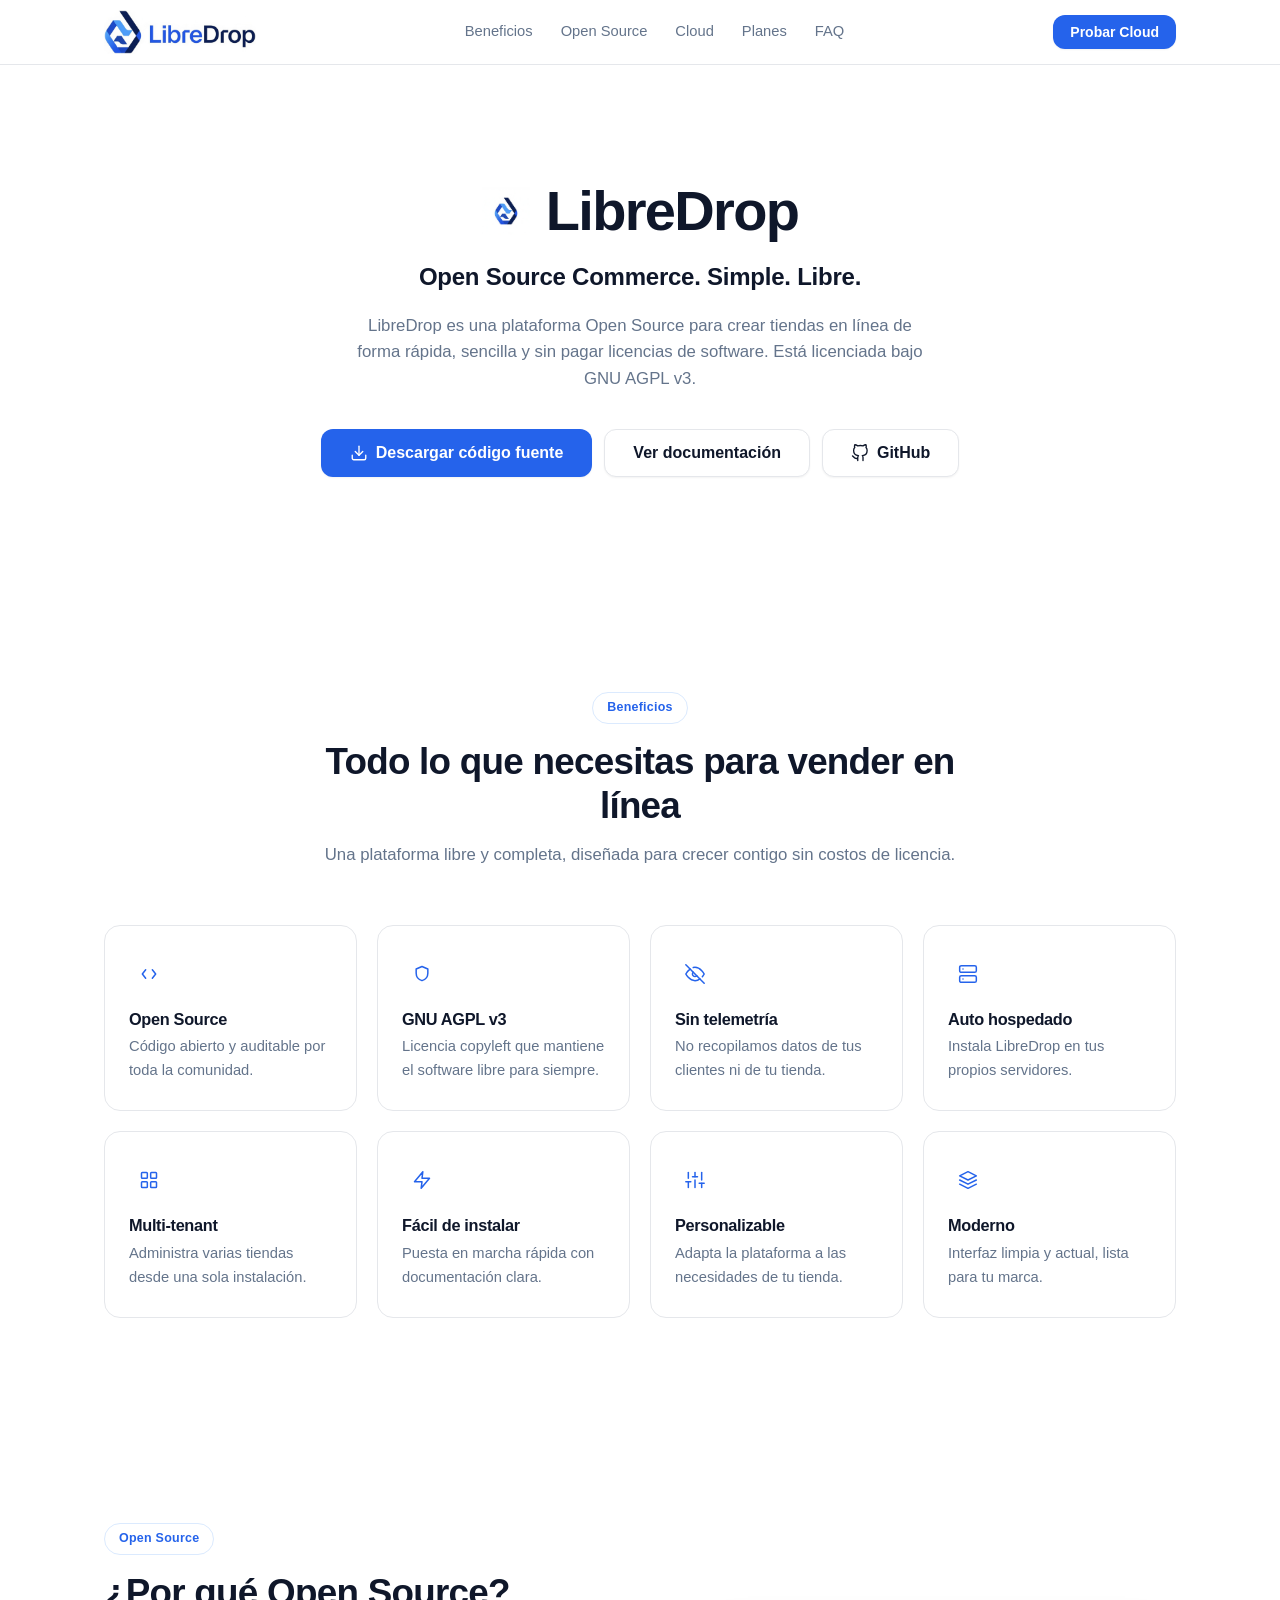
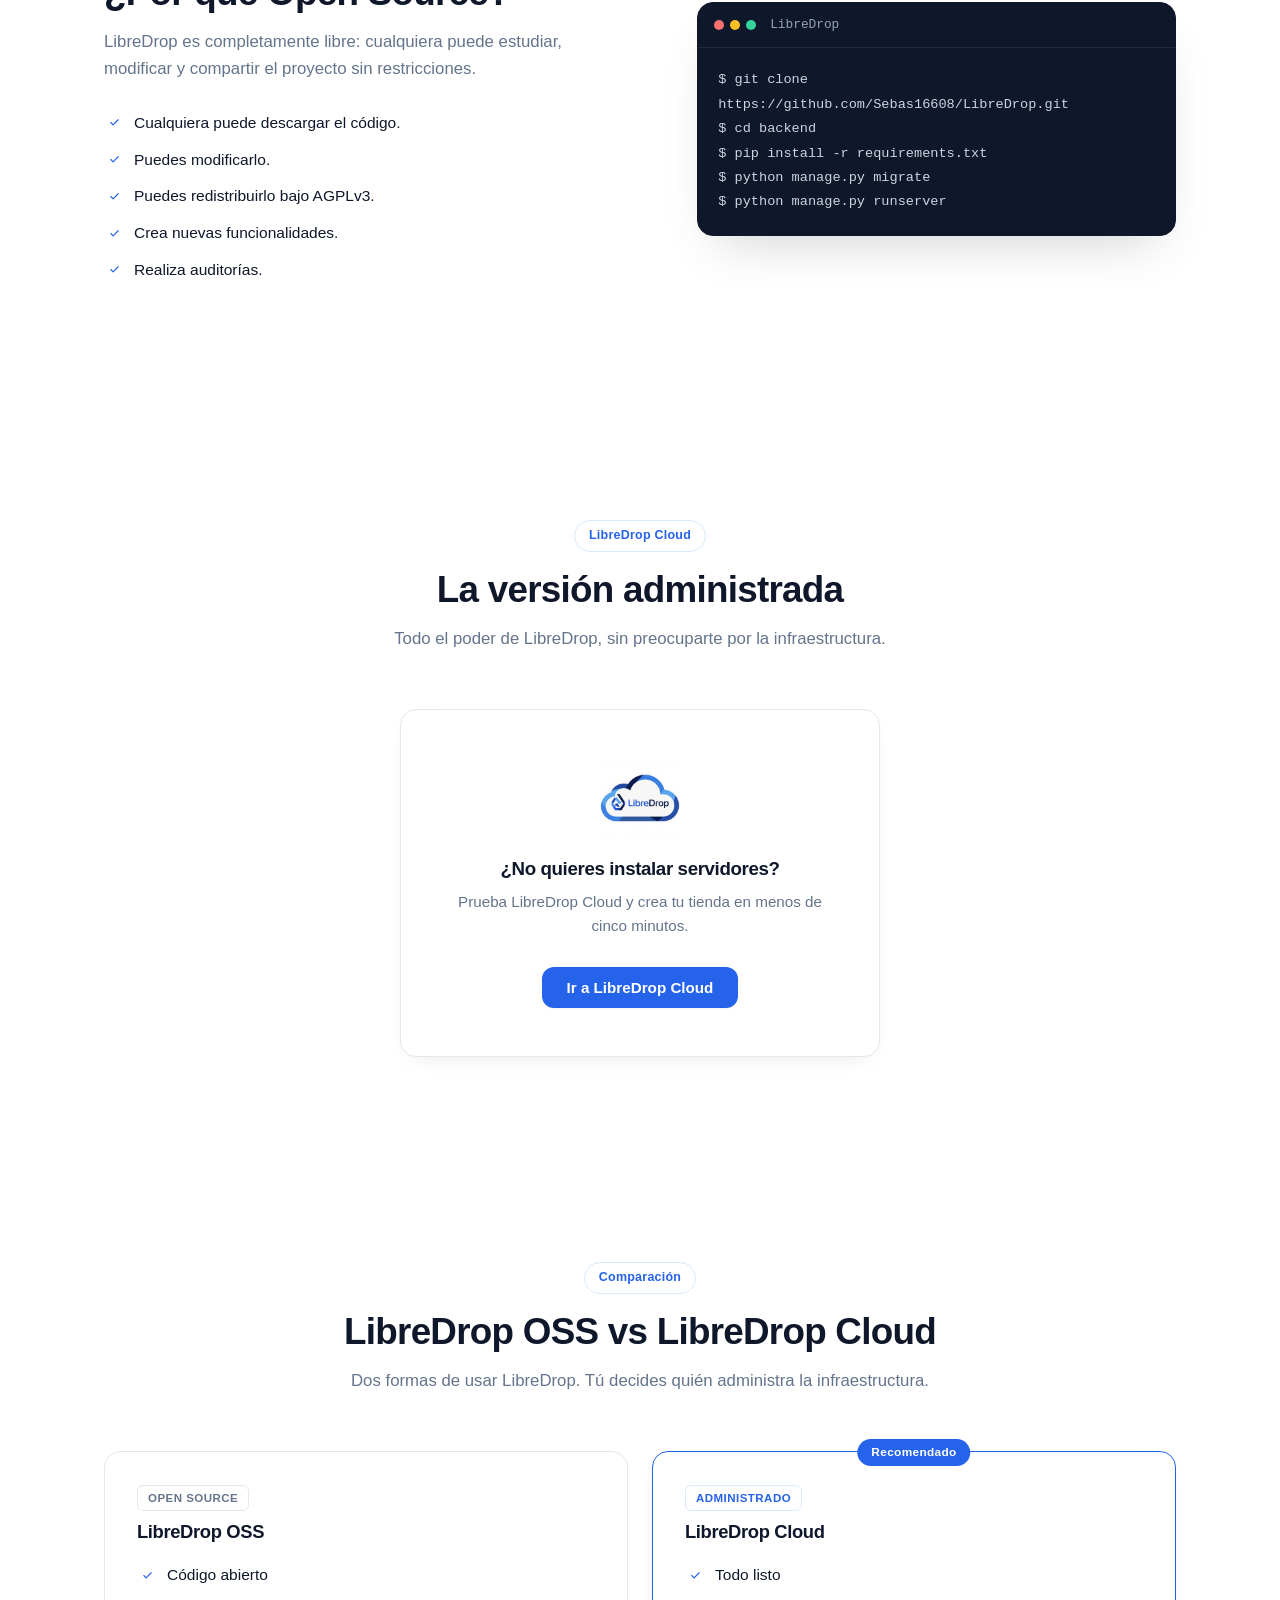
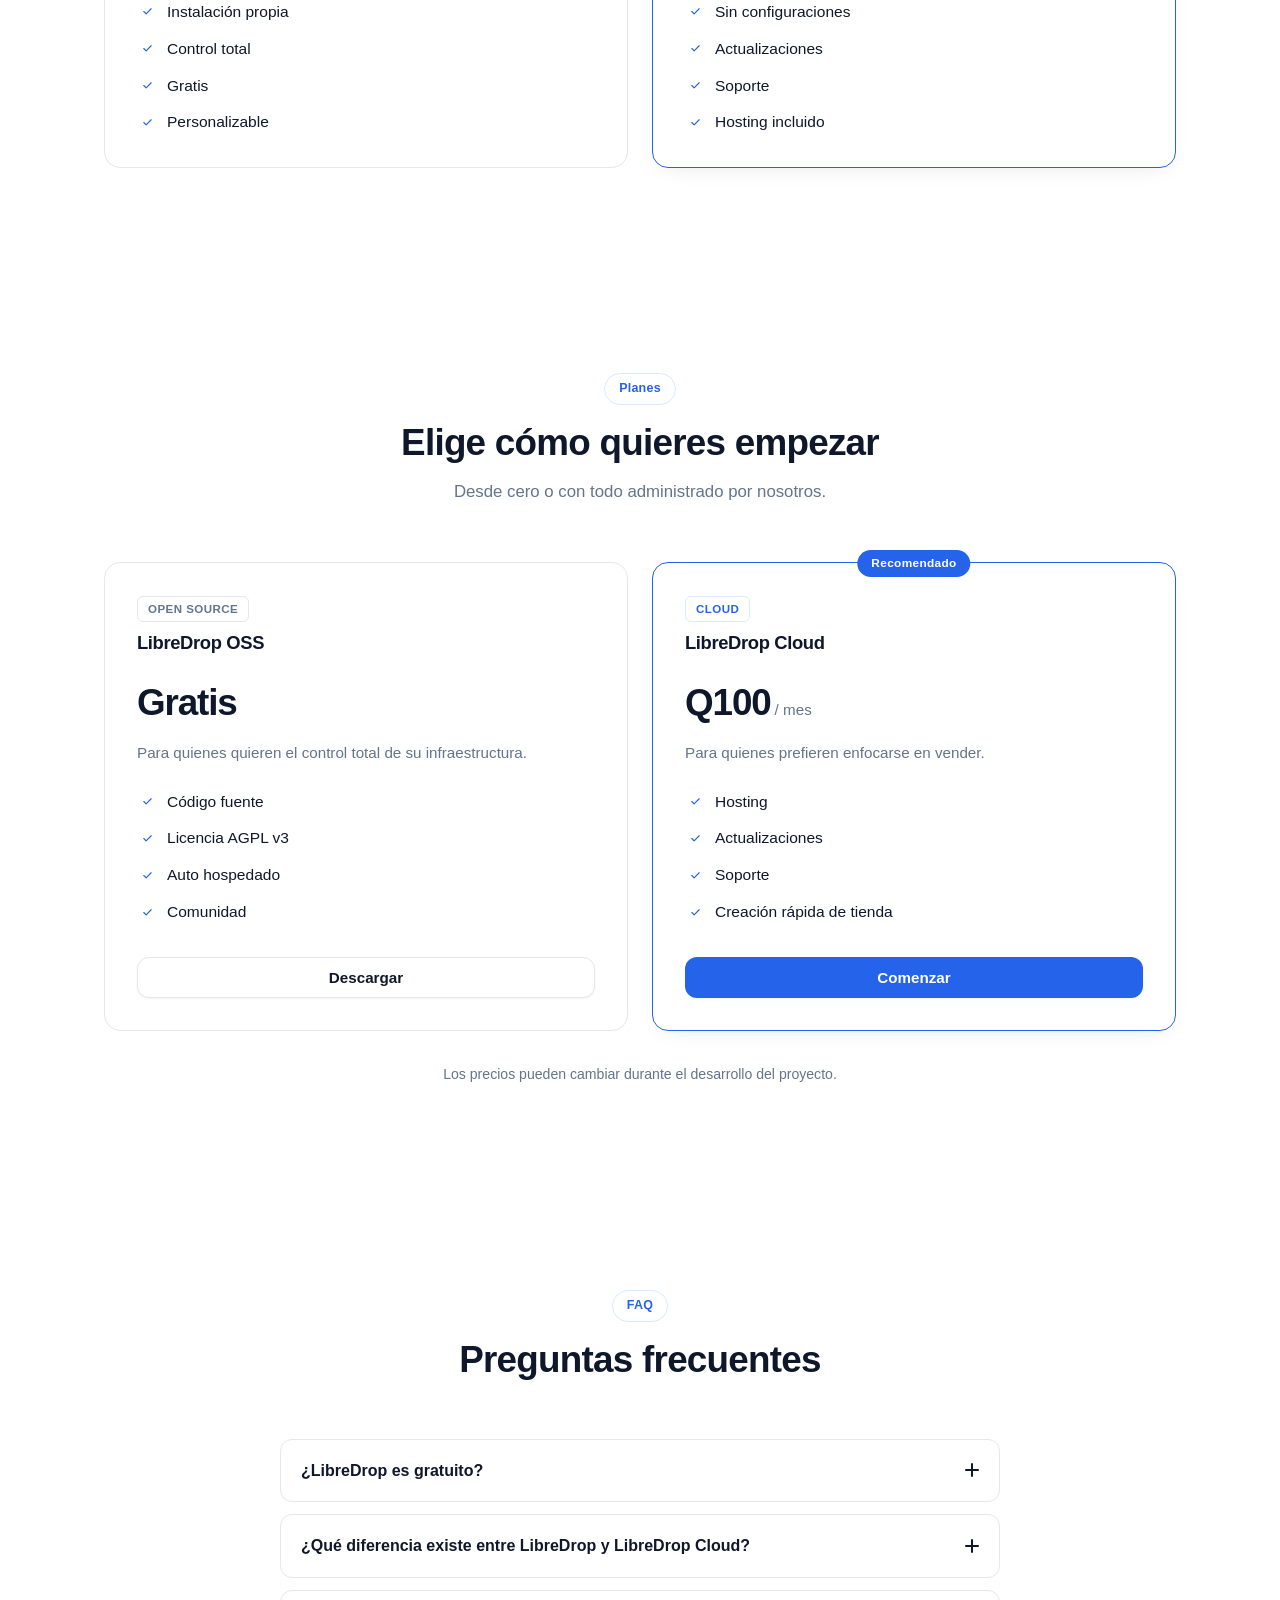
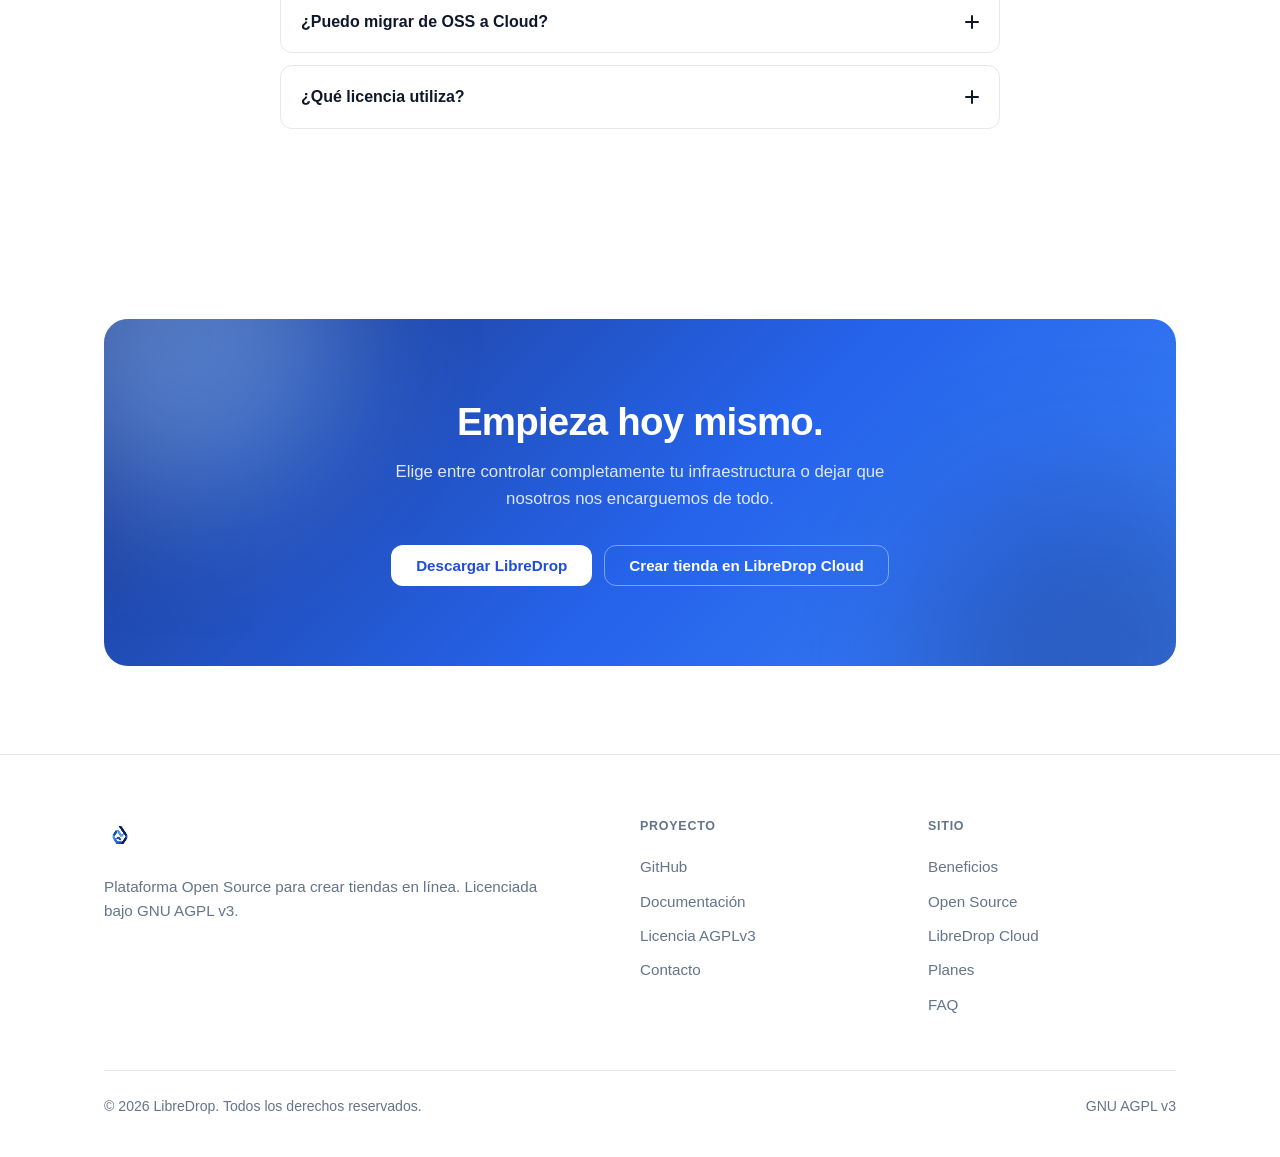
<file: landing/libredrop/index.html>
<!DOCTYPE html>
<html lang="es">
<head>
  <meta charset="UTF-8">
  <meta name="viewport" content="width=device-width, initial-scale=1.0">
  <meta name="description" content="LibreDrop es una plataforma Open Source para crear tiendas en línea de forma rápida, sencilla y sin pagar licencias de software. Licenciada bajo GNU AGPL v3.">
  <meta name="theme-color" content="#ffffff">
  <meta property="og:type" content="website">
  <meta property="og:title" content="LibreDrop — Open Source Commerce. Simple. Libre.">
  <meta property="og:description" content="La plataforma Open Source para crear tiendas en línea. Crea, administra y comparte tu tienda con una plataforma libre, moderna y totalmente personalizable.">
  <meta property="og:image" content="https://libredrop.vercel.app/assets/images/libredrop_logo.png">
  <meta name="twitter:card" content="summary">
  <title>LibreDrop — Open Source Commerce. Simple. Libre.</title>
  <link rel="icon" type="image/png" href="assets/images/libre_drop_icon.png">
  <link rel="apple-touch-icon" href="assets/images/libre_drop_icon.png">
  <link rel="stylesheet" href="css/styles.css">
  <script src="js/main.js" defer></script>
</head>
<body>
  <a class="skip-link" href="#main">Saltar al contenido</a>

  <header class="site-header" id="site-header">
    <div class="container header-inner">
      <a class="brand" href="#top" aria-label="LibreDrop — inicio">
        <img class="brand-logo" src="assets/images/libredrop_logo_trim.png" alt="LibreDrop" height="44">
      </a>

      <nav class="main-nav" id="main-nav" aria-label="Navegación principal">
        <ul class="nav-list">
          <li><a class="nav-link" href="#beneficios">Beneficios</a></li>
          <li><a class="nav-link" href="#open-source">Open Source</a></li>
          <li><a class="nav-link" href="https://libredrop-cloud.vercel.app/">Cloud</a></li>
          <li><a class="nav-link" href="#planes">Planes</a></li>
          <li><a class="nav-link" href="#faq">FAQ</a></li>
        </ul>
        <div class="nav-cta-mobile">
          <a class="btn btn-primary" href="https://libredrop-cloud.vercel.app/">Probar Cloud</a>
        </div>
      </nav>

      <div class="header-actions">
        <a class="btn btn-primary btn-sm header-cta" href="https://libredrop-cloud.vercel.app/">Probar Cloud</a>
        <button class="nav-toggle" id="nav-toggle" type="button" aria-expanded="false" aria-controls="main-nav" aria-label="Abrir menú">
          <span></span>
          <span></span>
          <span></span>
        </button>
      </div>
    </div>
  </header>

  <main id="main">

    <section class="hero" id="top">
      <div class="container hero-inner">
        <div class="hero-title-row">
          <img class="hero-title-icon" src="assets/images/libre_drop_icon.png" alt="" height="48">
          <h1 class="hero-title">LibreDrop</h1>
        </div>
        <p class="hero-subtitle">Open Source Commerce. Simple. Libre.</p>
        <p class="hero-description">LibreDrop es una plataforma Open Source para crear tiendas en línea de forma rápida, sencilla y sin pagar licencias de software. Está licenciada bajo GNU AGPL v3.</p>
        <div class="hero-actions">
          <a class="btn btn-primary btn-lg" href="https://github.com/Sebas16608/LibreDrop">
            <svg xmlns="http://www.w3.org/2000/svg" width="18" height="18" viewBox="0 0 24 24" fill="none" stroke="currentColor" stroke-width="1.8" stroke-linecap="round" stroke-linejoin="round" aria-hidden="true"><path d="M21 15v4a2 2 0 0 1-2 2H5a2 2 0 0 1-2-2v-4"/><path d="m7 10 5 5 5-5"/><path d="M12 15V3"/></svg>
            Descargar código fuente
          </a>
          <a class="btn btn-secondary btn-lg" href="https://github.com/Sebas16608/LibreDrop/tree/main/docs">Ver documentación</a>
          <a class="btn btn-secondary btn-lg" href="https://github.com/Sebas16608/LibreDrop">
            <svg xmlns="http://www.w3.org/2000/svg" width="18" height="18" viewBox="0 0 24 24" fill="none" stroke="currentColor" stroke-width="1.8" stroke-linecap="round" stroke-linejoin="round" aria-hidden="true"><path d="M9 19c-5 1.5-5-2.5-7-3m14 6v-3.87a3.37 3.37 0 0 0-.94-2.61c3.14-.35 6.44-1.54 6.44-7A5.44 5.44 0 0 0 20 4.77 5.07 5.07 0 0 0 19.91 1S18.73.65 16 2.48a13.38 13.38 0 0 0-7 0C6.27.65 5.09 1 5.09 1A5.07 5.07 0 0 0 5 4.77a5.44 5.44 0 0 0-1.5 3.78c0 5.42 3.3 6.61 6.44 7A3.37 3.37 0 0 0 9 18.13V22"/></svg>
            GitHub
          </a>
        </div>
      </div>
    </section>

    <section class="section" id="beneficios">
      <div class="container">
        <header class="section-head" data-reveal>
          <span class="section-tag">Beneficios</span>
          <h2 class="section-title">Todo lo que necesitas para vender en línea</h2>
          <p class="section-description">Una plataforma libre y completa, diseñada para crecer contigo sin costos de licencia.</p>
        </header>

        <ul class="benefits-grid">
          <li class="benefit-card" data-reveal>
            <span class="benefit-icon" aria-hidden="true">
              <svg xmlns="http://www.w3.org/2000/svg" width="20" height="20" viewBox="0 0 24 24" fill="none" stroke="currentColor" stroke-width="1.8" stroke-linecap="round" stroke-linejoin="round"><path d="m8 7-4 5 4 5"/><path d="m16 7 4 5-4 5"/></svg>
            </span>
            <h3 class="benefit-title">Open Source</h3>
            <p class="benefit-text">Código abierto y auditable por toda la comunidad.</p>
          </li>
          <li class="benefit-card" data-reveal>
            <span class="benefit-icon" aria-hidden="true">
              <svg xmlns="http://www.w3.org/2000/svg" width="20" height="20" viewBox="0 0 24 24" fill="none" stroke="currentColor" stroke-width="1.8" stroke-linecap="round" stroke-linejoin="round"><path d="M12 3 19 6v5c0 4.5-3 7.6-7 9-4-1.4-7-4.5-7-9V6z"/></svg>
            </span>
            <h3 class="benefit-title">GNU AGPL v3</h3>
            <p class="benefit-text">Licencia copyleft que mantiene el software libre para siempre.</p>
          </li>
          <li class="benefit-card" data-reveal>
            <span class="benefit-icon" aria-hidden="true">
              <svg xmlns="http://www.w3.org/2000/svg" width="20" height="20" viewBox="0 0 24 24" fill="none" stroke="currentColor" stroke-width="1.8" stroke-linecap="round" stroke-linejoin="round"><path d="M17.94 17.94A10.07 10.07 0 0 1 12 20c-7 0-11-8-11-8a18.45 18.45 0 0 1 5.06-5.94"/><path d="M9.9 4.24A9.12 9.12 0 0 1 12 4c7 0 11 8 11 8a18.5 18.5 0 0 1-2.16 3.19"/><path d="M14.12 14.12a3 3 0 1 1-4.24-4.24"/><path d="m1 1 22 22"/></svg>
            </span>
            <h3 class="benefit-title">Sin telemetría</h3>
            <p class="benefit-text">No recopilamos datos de tus clientes ni de tu tienda.</p>
          </li>
          <li class="benefit-card" data-reveal>
            <span class="benefit-icon" aria-hidden="true">
              <svg xmlns="http://www.w3.org/2000/svg" width="20" height="20" viewBox="0 0 24 24" fill="none" stroke="currentColor" stroke-width="1.8" stroke-linecap="round" stroke-linejoin="round"><rect x="2" y="2" width="20" height="8" rx="2"/><rect x="2" y="14" width="20" height="8" rx="2"/><path d="M6 6h.01"/><path d="M6 18h.01"/></svg>
            </span>
            <h3 class="benefit-title">Auto hospedado</h3>
            <p class="benefit-text">Instala LibreDrop en tus propios servidores.</p>
          </li>
          <li class="benefit-card" data-reveal>
            <span class="benefit-icon" aria-hidden="true">
              <svg xmlns="http://www.w3.org/2000/svg" width="20" height="20" viewBox="0 0 24 24" fill="none" stroke="currentColor" stroke-width="1.8" stroke-linecap="round" stroke-linejoin="round"><rect x="3" y="3" width="7" height="7" rx="1"/><rect x="14" y="3" width="7" height="7" rx="1"/><rect x="3" y="14" width="7" height="7" rx="1"/><rect x="14" y="14" width="7" height="7" rx="1"/></svg>
            </span>
            <h3 class="benefit-title">Multi-tenant</h3>
            <p class="benefit-text">Administra varias tiendas desde una sola instalación.</p>
          </li>
          <li class="benefit-card" data-reveal>
            <span class="benefit-icon" aria-hidden="true">
              <svg xmlns="http://www.w3.org/2000/svg" width="20" height="20" viewBox="0 0 24 24" fill="none" stroke="currentColor" stroke-width="1.8" stroke-linecap="round" stroke-linejoin="round"><path d="M13 2 3 14h9l-1 8 10-12h-9l1-8z"/></svg>
            </span>
            <h3 class="benefit-title">Fácil de instalar</h3>
            <p class="benefit-text">Puesta en marcha rápida con documentación clara.</p>
          </li>
          <li class="benefit-card" data-reveal>
            <span class="benefit-icon" aria-hidden="true">
              <svg xmlns="http://www.w3.org/2000/svg" width="20" height="20" viewBox="0 0 24 24" fill="none" stroke="currentColor" stroke-width="1.8" stroke-linecap="round" stroke-linejoin="round"><path d="M4 21v-7"/><path d="M4 10V3"/><path d="M12 21v-9"/><path d="M12 8V3"/><path d="M20 21v-5"/><path d="M20 12V3"/><path d="M1 14h6"/><path d="M9 8h6"/><path d="M17 16h6"/></svg>
            </span>
            <h3 class="benefit-title">Personalizable</h3>
            <p class="benefit-text">Adapta la plataforma a las necesidades de tu tienda.</p>
          </li>
          <li class="benefit-card" data-reveal>
            <span class="benefit-icon" aria-hidden="true">
              <svg xmlns="http://www.w3.org/2000/svg" width="20" height="20" viewBox="0 0 24 24" fill="none" stroke="currentColor" stroke-width="1.8" stroke-linecap="round" stroke-linejoin="round"><path d="m12 2 10 5-10 5L2 7z"/><path d="m2 17 10 5 10-5"/><path d="m2 12 10 5 10-5"/></svg>
            </span>
            <h3 class="benefit-title">Moderno</h3>
            <p class="benefit-text">Interfaz limpia y actual, lista para tu marca.</p>
          </li>
        </ul>
      </div>
    </section>

    <section class="section section--alt" id="open-source">
      <div class="container open-source-grid">
        <div class="open-source-copy" data-reveal>
          <span class="section-tag">Open Source</span>
          <h2 class="section-title">¿Por qué Open Source?</h2>
          <p class="section-description">LibreDrop es completamente libre: cualquiera puede estudiar, modificar y compartir el proyecto sin restricciones.</p>
          <ul class="check-list">
            <li class="check-item">
              <span class="check-icon" aria-hidden="true">
                <svg xmlns="http://www.w3.org/2000/svg" viewBox="0 0 24 24" fill="none" stroke="currentColor" stroke-width="2.5" stroke-linecap="round" stroke-linejoin="round"><path d="M20 6 9 17l-5-5"/></svg>
              </span>
              Cualquiera puede descargar el código.
            </li>
            <li class="check-item">
              <span class="check-icon" aria-hidden="true">
                <svg xmlns="http://www.w3.org/2000/svg" viewBox="0 0 24 24" fill="none" stroke="currentColor" stroke-width="2.5" stroke-linecap="round" stroke-linejoin="round"><path d="M20 6 9 17l-5-5"/></svg>
              </span>
              Puedes modificarlo.
            </li>
            <li class="check-item">
              <span class="check-icon" aria-hidden="true">
                <svg xmlns="http://www.w3.org/2000/svg" viewBox="0 0 24 24" fill="none" stroke="currentColor" stroke-width="2.5" stroke-linecap="round" stroke-linejoin="round"><path d="M20 6 9 17l-5-5"/></svg>
              </span>
              Puedes redistribuirlo bajo AGPLv3.
            </li>
            <li class="check-item">
              <span class="check-icon" aria-hidden="true">
                <svg xmlns="http://www.w3.org/2000/svg" viewBox="0 0 24 24" fill="none" stroke="currentColor" stroke-width="2.5" stroke-linecap="round" stroke-linejoin="round"><path d="M20 6 9 17l-5-5"/></svg>
              </span>
              Crea nuevas funcionalidades.
            </li>
            <li class="check-item">
              <span class="check-icon" aria-hidden="true">
                <svg xmlns="http://www.w3.org/2000/svg" viewBox="0 0 24 24" fill="none" stroke="currentColor" stroke-width="2.5" stroke-linecap="round" stroke-linejoin="round"><path d="M20 6 9 17l-5-5"/></svg>
              </span>
              Realiza auditorías.
            </li>
          </ul>
        </div>

        <div class="open-source-visual" data-reveal>
          <div class="code-card" role="presentation">
            <div class="code-card-header">
              <span class="code-dot" aria-hidden="true"></span>
              <span class="code-dot" aria-hidden="true"></span>
              <span class="code-dot" aria-hidden="true"></span>
              <span class="code-card-title">LibreDrop</span>
            </div>
            <pre class="code-card-body" aria-hidden="true"><code>$ git clone https://github.com/Sebas16608/LibreDrop.git
$ cd backend
$ pip install -r requirements.txt
$ python manage.py migrate
$ python manage.py runserver</code></pre>
          </div>
        </div>
      </div>
    </section>

    <section class="section" id="cloud">
      <div class="container">
        <header class="section-head" data-reveal>
          <span class="section-tag">LibreDrop Cloud</span>
          <h2 class="section-title">La versión administrada</h2>
          <p class="section-description">Todo el poder de LibreDrop, sin preocuparte por la infraestructura.</p>
        </header>

        <div class="cloud-promo" data-reveal>
          <img class="cloud-promo-logo" src="assets/images/cloud_logo.png" alt="Logo de LibreDrop Cloud" height="80">
          <h3 class="cloud-promo-title">¿No quieres instalar servidores?</h3>
          <p class="cloud-promo-text">Prueba LibreDrop Cloud y crea tu tienda en menos de cinco minutos.</p>
          <a class="btn btn-primary" href="https://libredrop-cloud.vercel.app/">Ir a LibreDrop Cloud</a>
        </div>
      </div>
    </section>

    <section class="section section--alt" id="comparacion">
      <div class="container">
        <header class="section-head" data-reveal>
          <span class="section-tag">Comparación</span>
          <h2 class="section-title">LibreDrop OSS vs LibreDrop Cloud</h2>
          <p class="section-description">Dos formas de usar LibreDrop. Tú decides quién administra la infraestructura.</p>
        </header>

        <div class="compare-grid">
          <article class="plan-card" data-reveal>
            <header class="plan-card-header">
              <span class="plan-card-badge">Open Source</span>
              <h3 class="plan-name">LibreDrop OSS</h3>
            </header>
            <ul class="check-list">
              <li class="check-item">
                <span class="check-icon" aria-hidden="true">
                  <svg xmlns="http://www.w3.org/2000/svg" viewBox="0 0 24 24" fill="none" stroke="currentColor" stroke-width="2.5" stroke-linecap="round" stroke-linejoin="round"><path d="M20 6 9 17l-5-5"/></svg>
                </span>
                Código abierto
              </li>
              <li class="check-item">
                <span class="check-icon" aria-hidden="true">
                  <svg xmlns="http://www.w3.org/2000/svg" viewBox="0 0 24 24" fill="none" stroke="currentColor" stroke-width="2.5" stroke-linecap="round" stroke-linejoin="round"><path d="M20 6 9 17l-5-5"/></svg>
                </span>
                Instalación propia
              </li>
              <li class="check-item">
                <span class="check-icon" aria-hidden="true">
                  <svg xmlns="http://www.w3.org/2000/svg" viewBox="0 0 24 24" fill="none" stroke="currentColor" stroke-width="2.5" stroke-linecap="round" stroke-linejoin="round"><path d="M20 6 9 17l-5-5"/></svg>
                </span>
                Control total
              </li>
              <li class="check-item">
                <span class="check-icon" aria-hidden="true">
                  <svg xmlns="http://www.w3.org/2000/svg" viewBox="0 0 24 24" fill="none" stroke="currentColor" stroke-width="2.5" stroke-linecap="round" stroke-linejoin="round"><path d="M20 6 9 17l-5-5"/></svg>
                </span>
                Gratis
              </li>
              <li class="check-item">
                <span class="check-icon" aria-hidden="true">
                  <svg xmlns="http://www.w3.org/2000/svg" viewBox="0 0 24 24" fill="none" stroke="currentColor" stroke-width="2.5" stroke-linecap="round" stroke-linejoin="round"><path d="M20 6 9 17l-5-5"/></svg>
                </span>
                Personalizable
              </li>
            </ul>
          </article>

          <article class="plan-card plan-card--featured" data-reveal>
            <span class="plan-card-flag">Recomendado</span>
            <header class="plan-card-header">
              <span class="plan-card-badge plan-card-badge--primary">Administrado</span>
              <h3 class="plan-name">LibreDrop Cloud</h3>
            </header>
            <ul class="check-list">
              <li class="check-item">
                <span class="check-icon" aria-hidden="true">
                  <svg xmlns="http://www.w3.org/2000/svg" viewBox="0 0 24 24" fill="none" stroke="currentColor" stroke-width="2.5" stroke-linecap="round" stroke-linejoin="round"><path d="M20 6 9 17l-5-5"/></svg>
                </span>
                Todo listo
              </li>
              <li class="check-item">
                <span class="check-icon" aria-hidden="true">
                  <svg xmlns="http://www.w3.org/2000/svg" viewBox="0 0 24 24" fill="none" stroke="currentColor" stroke-width="2.5" stroke-linecap="round" stroke-linejoin="round"><path d="M20 6 9 17l-5-5"/></svg>
                </span>
                Sin configuraciones
              </li>
              <li class="check-item">
                <span class="check-icon" aria-hidden="true">
                  <svg xmlns="http://www.w3.org/2000/svg" viewBox="0 0 24 24" fill="none" stroke="currentColor" stroke-width="2.5" stroke-linecap="round" stroke-linejoin="round"><path d="M20 6 9 17l-5-5"/></svg>
                </span>
                Actualizaciones
              </li>
              <li class="check-item">
                <span class="check-icon" aria-hidden="true">
                  <svg xmlns="http://www.w3.org/2000/svg" viewBox="0 0 24 24" fill="none" stroke="currentColor" stroke-width="2.5" stroke-linecap="round" stroke-linejoin="round"><path d="M20 6 9 17l-5-5"/></svg>
                </span>
                Soporte
              </li>
              <li class="check-item">
                <span class="check-icon" aria-hidden="true">
                  <svg xmlns="http://www.w3.org/2000/svg" viewBox="0 0 24 24" fill="none" stroke="currentColor" stroke-width="2.5" stroke-linecap="round" stroke-linejoin="round"><path d="M20 6 9 17l-5-5"/></svg>
                </span>
                Hosting incluido
              </li>
            </ul>
          </article>
        </div>
      </div>
    </section>

    <section class="section" id="planes">
      <div class="container">
        <header class="section-head" data-reveal>
          <span class="section-tag">Planes</span>
          <h2 class="section-title">Elige cómo quieres empezar</h2>
          <p class="section-description">Desde cero o con todo administrado por nosotros.</p>
        </header>

        <div class="compare-grid">
          <article class="plan-card" data-reveal>
            <header class="plan-card-header">
              <span class="plan-card-badge">Open Source</span>
              <h3 class="plan-name">LibreDrop OSS</h3>
            </header>
            <p class="plan-price"><span class="plan-amount">Gratis</span></p>
            <p class="plan-desc">Para quienes quieren el control total de su infraestructura.</p>
            <ul class="check-list plan-list">
              <li class="check-item">
                <span class="check-icon" aria-hidden="true">
                  <svg xmlns="http://www.w3.org/2000/svg" viewBox="0 0 24 24" fill="none" stroke="currentColor" stroke-width="2.5" stroke-linecap="round" stroke-linejoin="round"><path d="M20 6 9 17l-5-5"/></svg>
                </span>
                Código fuente
              </li>
              <li class="check-item">
                <span class="check-icon" aria-hidden="true">
                  <svg xmlns="http://www.w3.org/2000/svg" viewBox="0 0 24 24" fill="none" stroke="currentColor" stroke-width="2.5" stroke-linecap="round" stroke-linejoin="round"><path d="M20 6 9 17l-5-5"/></svg>
                </span>
                Licencia AGPL v3
              </li>
              <li class="check-item">
                <span class="check-icon" aria-hidden="true">
                  <svg xmlns="http://www.w3.org/2000/svg" viewBox="0 0 24 24" fill="none" stroke="currentColor" stroke-width="2.5" stroke-linecap="round" stroke-linejoin="round"><path d="M20 6 9 17l-5-5"/></svg>
                </span>
                Auto hospedado
              </li>
              <li class="check-item">
                <span class="check-icon" aria-hidden="true">
                  <svg xmlns="http://www.w3.org/2000/svg" viewBox="0 0 24 24" fill="none" stroke="currentColor" stroke-width="2.5" stroke-linecap="round" stroke-linejoin="round"><path d="M20 6 9 17l-5-5"/></svg>
                </span>
                Comunidad
              </li>
            </ul>
            <a class="btn btn-secondary plan-cta" href="https://github.com/Sebas16608/LibreDrop">Descargar</a>
          </article>

          <article class="plan-card plan-card--featured" data-reveal>
            <span class="plan-card-flag">Recomendado</span>
            <header class="plan-card-header">
              <span class="plan-card-badge plan-card-badge--primary">Cloud</span>
              <h3 class="plan-name">LibreDrop Cloud</h3>
            </header>
            <p class="plan-price"><span class="plan-amount">Q100</span><span class="plan-period"> / mes</span></p>
            <p class="plan-desc">Para quienes prefieren enfocarse en vender.</p>
            <ul class="check-list plan-list">
              <li class="check-item">
                <span class="check-icon" aria-hidden="true">
                  <svg xmlns="http://www.w3.org/2000/svg" viewBox="0 0 24 24" fill="none" stroke="currentColor" stroke-width="2.5" stroke-linecap="round" stroke-linejoin="round"><path d="M20 6 9 17l-5-5"/></svg>
                </span>
                Hosting
              </li>
              <li class="check-item">
                <span class="check-icon" aria-hidden="true">
                  <svg xmlns="http://www.w3.org/2000/svg" viewBox="0 0 24 24" fill="none" stroke="currentColor" stroke-width="2.5" stroke-linecap="round" stroke-linejoin="round"><path d="M20 6 9 17l-5-5"/></svg>
                </span>
                Actualizaciones
              </li>
              <li class="check-item">
                <span class="check-icon" aria-hidden="true">
                  <svg xmlns="http://www.w3.org/2000/svg" viewBox="0 0 24 24" fill="none" stroke="currentColor" stroke-width="2.5" stroke-linecap="round" stroke-linejoin="round"><path d="M20 6 9 17l-5-5"/></svg>
                </span>
                Soporte
              </li>
              <li class="check-item">
                <span class="check-icon" aria-hidden="true">
                  <svg xmlns="http://www.w3.org/2000/svg" viewBox="0 0 24 24" fill="none" stroke="currentColor" stroke-width="2.5" stroke-linecap="round" stroke-linejoin="round"><path d="M20 6 9 17l-5-5"/></svg>
                </span>
                Creación rápida de tienda
              </li>
            </ul>
            <a class="btn btn-primary plan-cta" href="https://libredrop-cloud.vercel.app/">Comenzar</a>
          </article>
        </div>

        <p class="plans-note" data-reveal>Los precios pueden cambiar durante el desarrollo del proyecto.</p>
      </div>
    </section>

    <section class="section section--alt" id="faq">
      <div class="container">
        <header class="section-head" data-reveal>
          <span class="section-tag">FAQ</span>
          <h2 class="section-title">Preguntas frecuentes</h2>
        </header>

        <div class="faq-list" data-reveal>
          <div class="faq-item">
            <button class="faq-question" type="button" aria-expanded="false" aria-controls="faq-answer-1">
              ¿LibreDrop es gratuito?
              <span class="faq-icon" aria-hidden="true"></span>
            </button>
            <div class="faq-answer" id="faq-answer-1" aria-hidden="true">
              <div class="faq-answer-inner">
                <p>Sí. La versión Open Source de LibreDrop se distribuye bajo la licencia GNU AGPL v3 y no tiene costo de licencia. Puedes descargar el código fuente, instalarlo en tu propio servidor y usarlo sin restricciones comerciales. LibreDrop Cloud es un servicio administrado aparte, con su propio precio.</p>
              </div>
            </div>
          </div>

          <div class="faq-item">
            <button class="faq-question" type="button" aria-expanded="false" aria-controls="faq-answer-2">
              ¿Qué diferencia existe entre LibreDrop y LibreDrop Cloud?
              <span class="faq-icon" aria-hidden="true"></span>
            </button>
            <div class="faq-answer" id="faq-answer-2" aria-hidden="true">
              <div class="faq-answer-inner">
                <p>LibreDrop OSS es el proyecto de código abierto que tú instalas y administras. LibreDrop Cloud es la versión administrada: nosotros nos encargamos del hosting, las actualizaciones, las copias de seguridad y el soporte para que puedas enfocarte en vender.</p>
              </div>
            </div>
          </div>

          <div class="faq-item">
            <button class="faq-question" type="button" aria-expanded="false" aria-controls="faq-answer-3">
              ¿Puedo migrar de OSS a Cloud?
              <span class="faq-icon" aria-hidden="true"></span>
            </button>
            <div class="faq-answer" id="faq-answer-3" aria-hidden="true">
              <div class="faq-answer-inner">
                <p>Sí. LibreDrop Cloud está diseñado para que puedas migrar tu tienda sin empezar desde cero. El equipo puede ayudarte con el proceso para que tu tienda siga funcionando sin interrupciones.</p>
              </div>
            </div>
          </div>

          <div class="faq-item">
            <button class="faq-question" type="button" aria-expanded="false" aria-controls="faq-answer-4">
              ¿Qué licencia utiliza?
              <span class="faq-icon" aria-hidden="true"></span>
            </button>
            <div class="faq-answer" id="faq-answer-4" aria-hidden="true">
              <div class="faq-answer-inner">
                <p>LibreDrop utiliza la licencia GNU AGPL v3, una licencia copyleft que garantiza que el software y sus modificaciones permanezcan libres. Puedes estudiar, modificar y distribuir el código, siempre que las versiones modificadas también se publiquen bajo la misma licencia cuando se ofrezcan a terceros.</p>
              </div>
            </div>
          </div>
        </div>
      </div>
    </section>

    <section class="section cta" id="cta">
      <div class="container">
        <div class="cta-panel" data-reveal>
          <h2 class="cta-title">Empieza hoy mismo.</h2>
          <p class="cta-text">Elige entre controlar completamente tu infraestructura o dejar que nosotros nos encarguemos de todo.</p>
          <div class="cta-actions">
            <a class="btn btn-inverse" href="https://github.com/Sebas16608/LibreDrop">Descargar LibreDrop</a>
            <a class="btn btn-outline-light" href="https://libredrop-cloud.vercel.app/">Crear tienda en LibreDrop Cloud</a>
          </div>
        </div>
      </div>
    </section>

  </main>

  <footer class="site-footer">
    <div class="container">
      <div class="footer-grid">
        <div class="footer-brand">
          <a class="brand" href="#top" aria-label="LibreDrop — inicio">
            <img class="brand-logo" src="assets/images/libre_drop_icon.png" alt="LibreDrop" height="32">
          </a>
          <p class="footer-brand-text">Plataforma Open Source para crear tiendas en línea. Licenciada bajo GNU AGPL v3.</p>
        </div>

        <nav class="footer-col" aria-label="Proyecto">
          <h3 class="footer-col-title">Proyecto</h3>
          <a class="footer-link" href="https://github.com/Sebas16608/LibreDrop">GitHub</a>
          <a class="footer-link" href="https://github.com/Sebas16608/LibreDrop/tree/main/docs">Documentación</a>
          <a class="footer-link" href="https://github.com/Sebas16608/LibreDrop/blob/main/LICENSE">Licencia AGPLv3</a>
          <a class="footer-link" href="#">Contacto</a>
        </nav>

        <nav class="footer-col" aria-label="Sitio">
          <h3 class="footer-col-title">Sitio</h3>
          <a class="footer-link" href="#beneficios">Beneficios</a>
          <a class="footer-link" href="#open-source">Open Source</a>
          <a class="footer-link" href="https://libredrop-cloud.vercel.app/">LibreDrop Cloud</a>
          <a class="footer-link" href="#planes">Planes</a>
          <a class="footer-link" href="#faq">FAQ</a>
        </nav>
      </div>

      <div class="footer-bottom">
        <p>&copy; <span id="footer-year"></span> LibreDrop. Todos los derechos reservados.</p>
        <p>GNU AGPL v3</p>
      </div>
    </div>
  </footer>

  <noscript>
    <style>[data-reveal]{opacity:1;transform:none;}</style>
  </noscript>
</body>
</html>
</file>
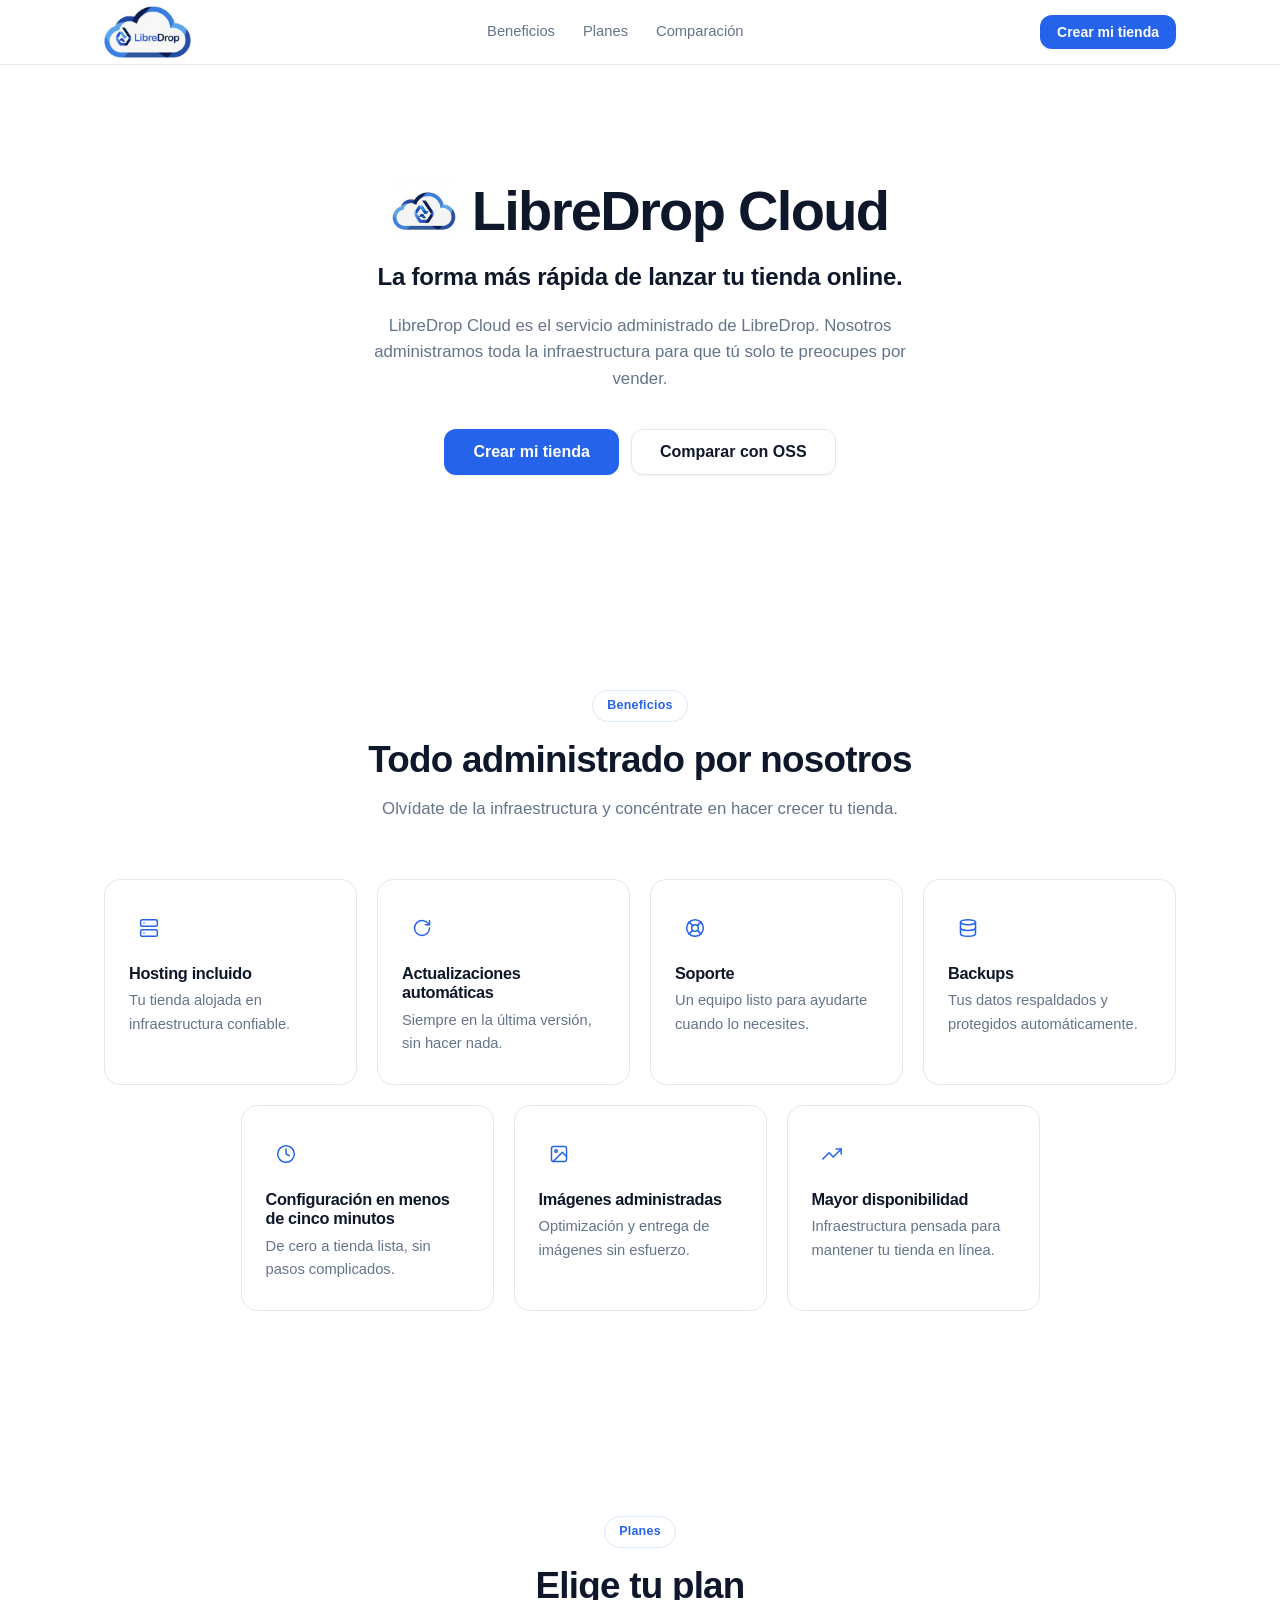
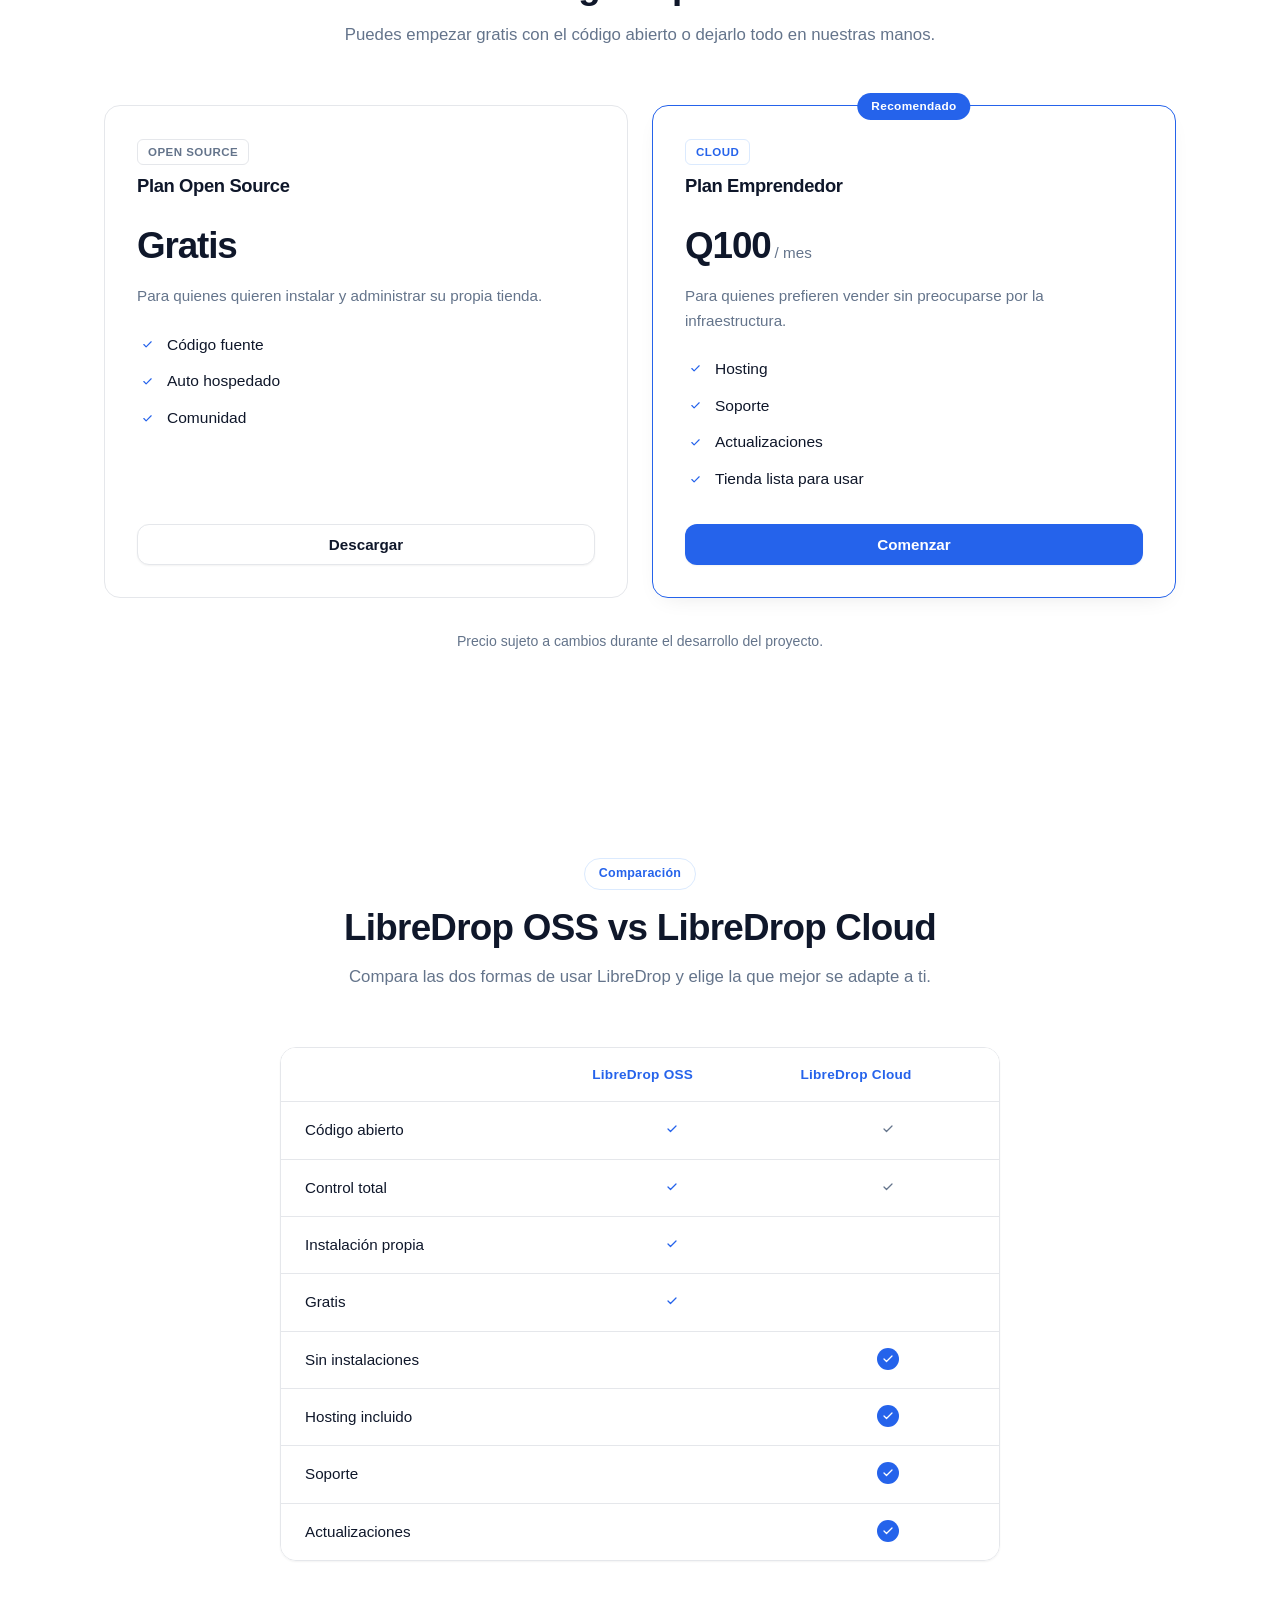
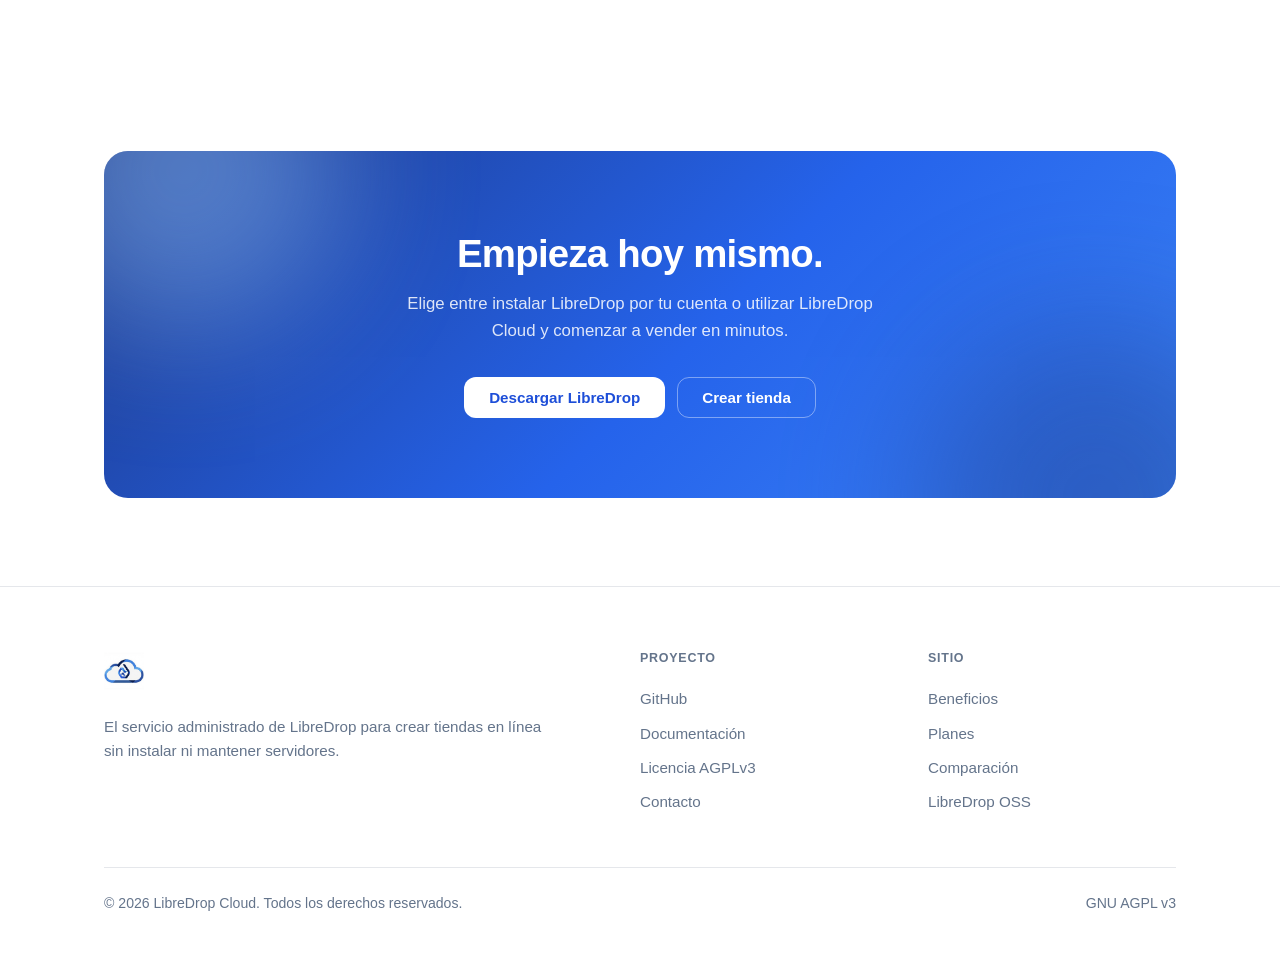
<file: landing/libredrop_cloud/index.html>
<!DOCTYPE html>
<html lang="es">
<head>
  <meta charset="UTF-8">
  <meta name="viewport" content="width=device-width, initial-scale=1.0">
  <meta name="description" content="LibreDrop Cloud es el servicio administrado de LibreDrop. Crea tu tienda en menos de cinco minutos, sin instalar ni mantener servidores.">
  <meta name="theme-color" content="#ffffff">
  <meta property="og:type" content="website">
  <meta property="og:title" content="LibreDrop Cloud — La forma más rápida de lanzar tu tienda online">
  <meta property="og:description" content="El servicio administrado de LibreDrop. Nosotros administramos toda la infraestructura para que tú solo te preocupes por vender.">
  <meta property="og:image" content="https://libredrop-cloud.vercel.app/assets/images/cloud_logo.png">
  <meta name="twitter:card" content="summary">
  <title>LibreDrop Cloud — La forma más rápida de lanzar tu tienda online</title>
  <link rel="icon" type="image/png" href="assets/images/libre_drop_cloud_icon.png">
  <link rel="apple-touch-icon" href="assets/images/libre_drop_cloud_icon.png">
  <link rel="stylesheet" href="css/styles.css">
  <script src="js/main.js" defer></script>
</head>
<body>
  <a class="skip-link" href="#main">Saltar al contenido</a>

  <header class="site-header" id="site-header">
    <div class="container header-inner">
      <a class="brand" href="#top" aria-label="LibreDrop Cloud — inicio">
        <img class="brand-logo" src="assets/images/cloud_logo_trim.png" alt="LibreDrop Cloud" height="52">
      </a>

      <nav class="main-nav" id="main-nav" aria-label="Navegación principal">
        <ul class="nav-list">
          <li><a class="nav-link" href="#beneficios">Beneficios</a></li>
          <li><a class="nav-link" href="#planes">Planes</a></li>
          <li><a class="nav-link" href="#comparacion">Comparación</a></li>
        </ul>
        <div class="nav-cta-mobile">
          <a class="btn btn-primary" href="#">Crear mi tienda</a>
        </div>
      </nav>

      <div class="header-actions">
        <a class="btn btn-primary btn-sm header-cta" href="#">Crear mi tienda</a>
        <button class="nav-toggle" id="nav-toggle" type="button" aria-expanded="false" aria-controls="main-nav" aria-label="Abrir menú">
          <span></span>
          <span></span>
          <span></span>
        </button>
      </div>
    </div>
  </header>

  <main id="main">

    <section class="hero" id="top">
      <div class="container hero-inner">
        <div class="hero-title-row">
          <img class="hero-title-icon" src="assets/images/libre_drop_cloud_icon.png" alt="" height="64">
          <h1 class="hero-title">LibreDrop Cloud</h1>
        </div>
        <p class="hero-subtitle">La forma más rápida de lanzar tu tienda online.</p>
        <p class="hero-description">LibreDrop Cloud es el servicio administrado de LibreDrop. Nosotros administramos toda la infraestructura para que tú solo te preocupes por vender.</p>
        <div class="hero-actions">
          <a class="btn btn-primary btn-lg" href="#">Crear mi tienda</a>
          <a class="btn btn-secondary btn-lg" href="https://libredrop.vercel.app/#comparacion">Comparar con OSS</a>
        </div>
      </div>
    </section>

    <section class="section" id="beneficios">
      <div class="container">
        <header class="section-head" data-reveal>
          <span class="section-tag">Beneficios</span>
          <h2 class="section-title">Todo administrado por nosotros</h2>
          <p class="section-description">Olvídate de la infraestructura y concéntrate en hacer crecer tu tienda.</p>
        </header>

        <ul class="benefits-grid">
          <li class="benefit-card" data-reveal>
            <span class="benefit-icon" aria-hidden="true">
              <svg xmlns="http://www.w3.org/2000/svg" width="20" height="20" viewBox="0 0 24 24" fill="none" stroke="currentColor" stroke-width="1.8" stroke-linecap="round" stroke-linejoin="round"><rect x="2" y="2" width="20" height="8" rx="2"/><rect x="2" y="14" width="20" height="8" rx="2"/><path d="M6 6h.01"/><path d="M6 18h.01"/></svg>
            </span>
            <h3 class="benefit-title">Hosting incluido</h3>
            <p class="benefit-text">Tu tienda alojada en infraestructura confiable.</p>
          </li>
          <li class="benefit-card" data-reveal>
            <span class="benefit-icon" aria-hidden="true">
              <svg xmlns="http://www.w3.org/2000/svg" width="20" height="20" viewBox="0 0 24 24" fill="none" stroke="currentColor" stroke-width="1.8" stroke-linecap="round" stroke-linejoin="round"><path d="M21 12a9 9 0 1 1-9-9 9.75 9.75 0 0 1 6.74 2.74L21 8"/><path d="M21 3v5h-5"/></svg>
            </span>
            <h3 class="benefit-title">Actualizaciones automáticas</h3>
            <p class="benefit-text">Siempre en la última versión, sin hacer nada.</p>
          </li>
          <li class="benefit-card" data-reveal>
            <span class="benefit-icon" aria-hidden="true">
              <svg xmlns="http://www.w3.org/2000/svg" width="20" height="20" viewBox="0 0 24 24" fill="none" stroke="currentColor" stroke-width="1.8" stroke-linecap="round" stroke-linejoin="round"><circle cx="12" cy="12" r="10"/><circle cx="12" cy="12" r="4"/><path d="m4.93 4.93 4.24 4.24"/><path d="m14.83 14.83 4.24 4.24"/><path d="m14.83 9.17 4.24-4.24"/><path d="m4.93 19.07 4.24-4.24"/></svg>
            </span>
            <h3 class="benefit-title">Soporte</h3>
            <p class="benefit-text">Un equipo listo para ayudarte cuando lo necesites.</p>
          </li>
          <li class="benefit-card" data-reveal>
            <span class="benefit-icon" aria-hidden="true">
              <svg xmlns="http://www.w3.org/2000/svg" width="20" height="20" viewBox="0 0 24 24" fill="none" stroke="currentColor" stroke-width="1.8" stroke-linecap="round" stroke-linejoin="round"><ellipse cx="12" cy="5" rx="9" ry="3"/><path d="M3 5v14a9 3 0 0 0 18 0V5"/><path d="M3 12a9 3 0 0 0 18 0"/></svg>
            </span>
            <h3 class="benefit-title">Backups</h3>
            <p class="benefit-text">Tus datos respaldados y protegidos automáticamente.</p>
          </li>
          <li class="benefit-card" data-reveal>
            <span class="benefit-icon" aria-hidden="true">
              <svg xmlns="http://www.w3.org/2000/svg" width="20" height="20" viewBox="0 0 24 24" fill="none" stroke="currentColor" stroke-width="1.8" stroke-linecap="round" stroke-linejoin="round"><circle cx="12" cy="12" r="10"/><path d="M12 6v6l4 2"/></svg>
            </span>
            <h3 class="benefit-title">Configuración en menos de cinco minutos</h3>
            <p class="benefit-text">De cero a tienda lista, sin pasos complicados.</p>
          </li>
          <li class="benefit-card" data-reveal>
            <span class="benefit-icon" aria-hidden="true">
              <svg xmlns="http://www.w3.org/2000/svg" width="20" height="20" viewBox="0 0 24 24" fill="none" stroke="currentColor" stroke-width="1.8" stroke-linecap="round" stroke-linejoin="round"><rect x="3" y="3" width="18" height="18" rx="2"/><circle cx="8.5" cy="8.5" r="1.5"/><path d="m21 15-5-5L5 21"/></svg>
            </span>
            <h3 class="benefit-title">Imágenes administradas</h3>
            <p class="benefit-text">Optimización y entrega de imágenes sin esfuerzo.</p>
          </li>
          <li class="benefit-card" data-reveal>
            <span class="benefit-icon" aria-hidden="true">
              <svg xmlns="http://www.w3.org/2000/svg" width="20" height="20" viewBox="0 0 24 24" fill="none" stroke="currentColor" stroke-width="1.8" stroke-linecap="round" stroke-linejoin="round"><path d="m23 6-9.5 9.5-5-5L1 18"/><path d="M17 6h6v6"/></svg>
            </span>
            <h3 class="benefit-title">Mayor disponibilidad</h3>
            <p class="benefit-text">Infraestructura pensada para mantener tu tienda en línea.</p>
          </li>
        </ul>
      </div>
    </section>

    <section class="section section--alt" id="planes">
      <div class="container">
        <header class="section-head" data-reveal>
          <span class="section-tag">Planes</span>
          <h2 class="section-title">Elige tu plan</h2>
          <p class="section-description">Puedes empezar gratis con el código abierto o dejarlo todo en nuestras manos.</p>
        </header>

        <div class="compare-grid">
          <article class="plan-card" data-reveal>
            <header class="plan-card-header">
              <span class="plan-card-badge">Open Source</span>
              <h3 class="plan-name">Plan Open Source</h3>
            </header>
            <p class="plan-price"><span class="plan-amount">Gratis</span></p>
            <p class="plan-desc">Para quienes quieren instalar y administrar su propia tienda.</p>
            <ul class="check-list plan-list">
              <li class="check-item">
                <span class="check-icon" aria-hidden="true">
                  <svg xmlns="http://www.w3.org/2000/svg" viewBox="0 0 24 24" fill="none" stroke="currentColor" stroke-width="2.5" stroke-linecap="round" stroke-linejoin="round"><path d="M20 6 9 17l-5-5"/></svg>
                </span>
                Código fuente
              </li>
              <li class="check-item">
                <span class="check-icon" aria-hidden="true">
                  <svg xmlns="http://www.w3.org/2000/svg" viewBox="0 0 24 24" fill="none" stroke="currentColor" stroke-width="2.5" stroke-linecap="round" stroke-linejoin="round"><path d="M20 6 9 17l-5-5"/></svg>
                </span>
                Auto hospedado
              </li>
              <li class="check-item">
                <span class="check-icon" aria-hidden="true">
                  <svg xmlns="http://www.w3.org/2000/svg" viewBox="0 0 24 24" fill="none" stroke="currentColor" stroke-width="2.5" stroke-linecap="round" stroke-linejoin="round"><path d="M20 6 9 17l-5-5"/></svg>
                </span>
                Comunidad
              </li>
            </ul>
            <a class="btn btn-secondary plan-cta" href="https://github.com/Sebas16608/LibreDrop">Descargar</a>
          </article>

          <article class="plan-card plan-card--featured" data-reveal>
            <span class="plan-card-flag">Recomendado</span>
            <header class="plan-card-header">
              <span class="plan-card-badge plan-card-badge--primary">Cloud</span>
              <h3 class="plan-name">Plan Emprendedor</h3>
            </header>
            <p class="plan-price"><span class="plan-amount">Q100</span><span class="plan-period"> / mes</span></p>
            <p class="plan-desc">Para quienes prefieren vender sin preocuparse por la infraestructura.</p>
            <ul class="check-list plan-list">
              <li class="check-item">
                <span class="check-icon" aria-hidden="true">
                  <svg xmlns="http://www.w3.org/2000/svg" viewBox="0 0 24 24" fill="none" stroke="currentColor" stroke-width="2.5" stroke-linecap="round" stroke-linejoin="round"><path d="M20 6 9 17l-5-5"/></svg>
                </span>
                Hosting
              </li>
              <li class="check-item">
                <span class="check-icon" aria-hidden="true">
                  <svg xmlns="http://www.w3.org/2000/svg" viewBox="0 0 24 24" fill="none" stroke="currentColor" stroke-width="2.5" stroke-linecap="round" stroke-linejoin="round"><path d="M20 6 9 17l-5-5"/></svg>
                </span>
                Soporte
              </li>
              <li class="check-item">
                <span class="check-icon" aria-hidden="true">
                  <svg xmlns="http://www.w3.org/2000/svg" viewBox="0 0 24 24" fill="none" stroke="currentColor" stroke-width="2.5" stroke-linecap="round" stroke-linejoin="round"><path d="M20 6 9 17l-5-5"/></svg>
                </span>
                Actualizaciones
              </li>
              <li class="check-item">
                <span class="check-icon" aria-hidden="true">
                  <svg xmlns="http://www.w3.org/2000/svg" viewBox="0 0 24 24" fill="none" stroke="currentColor" stroke-width="2.5" stroke-linecap="round" stroke-linejoin="round"><path d="M20 6 9 17l-5-5"/></svg>
                </span>
                Tienda lista para usar
              </li>
            </ul>
            <a class="btn btn-primary plan-cta" href="#">Comenzar</a>
          </article>
        </div>

        <p class="plans-note" data-reveal>Precio sujeto a cambios durante el desarrollo del proyecto.</p>
      </div>
    </section>

    <section class="section" id="comparacion">
      <div class="container">
        <header class="section-head" data-reveal>
          <span class="section-tag">Comparación</span>
          <h2 class="section-title">LibreDrop OSS vs LibreDrop Cloud</h2>
          <p class="section-description">Compara las dos formas de usar LibreDrop y elige la que mejor se adapte a ti.</p>
        </header>

        <div class="table-wrap" data-reveal>
          <table class="compare-table">
            <thead>
              <tr>
                <th scope="col"><span class="sr-only">Característica</span></th>
                <th scope="col">LibreDrop OSS</th>
                <th scope="col">LibreDrop Cloud</th>
              </tr>
            </thead>
            <tbody>
              <tr>
                <th scope="row">Código abierto</th>
                <td><span class="table-check"><svg xmlns="http://www.w3.org/2000/svg" viewBox="0 0 24 24" fill="none" stroke="currentColor" stroke-width="2.5" stroke-linecap="round" stroke-linejoin="round" aria-hidden="true"><path d="M20 6 9 17l-5-5"/></svg><span class="sr-only">Sí</span></span></td>
                <td><span class="table-check table-check--muted"><svg xmlns="http://www.w3.org/2000/svg" viewBox="0 0 24 24" fill="none" stroke="currentColor" stroke-width="2.5" stroke-linecap="round" stroke-linejoin="round" aria-hidden="true"><path d="M20 6 9 17l-5-5"/></svg><span class="sr-only">Sí</span></span></td>
              </tr>
              <tr>
                <th scope="row">Control total</th>
                <td><span class="table-check"><svg xmlns="http://www.w3.org/2000/svg" viewBox="0 0 24 24" fill="none" stroke="currentColor" stroke-width="2.5" stroke-linecap="round" stroke-linejoin="round" aria-hidden="true"><path d="M20 6 9 17l-5-5"/></svg><span class="sr-only">Sí</span></span></td>
                <td><span class="table-check table-check--muted"><svg xmlns="http://www.w3.org/2000/svg" viewBox="0 0 24 24" fill="none" stroke="currentColor" stroke-width="2.5" stroke-linecap="round" stroke-linejoin="round" aria-hidden="true"><path d="M20 6 9 17l-5-5"/></svg><span class="sr-only">Sí</span></span></td>
              </tr>
              <tr>
                <th scope="row">Instalación propia</th>
                <td><span class="table-check"><svg xmlns="http://www.w3.org/2000/svg" viewBox="0 0 24 24" fill="none" stroke="currentColor" stroke-width="2.5" stroke-linecap="round" stroke-linejoin="round" aria-hidden="true"><path d="M20 6 9 17l-5-5"/></svg><span class="sr-only">Sí</span></span></td>
                <td><span class="sr-only">No</span></td>
              </tr>
              <tr>
                <th scope="row">Gratis</th>
                <td><span class="table-check"><svg xmlns="http://www.w3.org/2000/svg" viewBox="0 0 24 24" fill="none" stroke="currentColor" stroke-width="2.5" stroke-linecap="round" stroke-linejoin="round" aria-hidden="true"><path d="M20 6 9 17l-5-5"/></svg><span class="sr-only">Sí</span></span></td>
                <td><span class="sr-only">No</span></td>
              </tr>
              <tr>
                <th scope="row">Sin instalaciones</th>
                <td><span class="sr-only">No</span></td>
                <td><span class="table-check table-check--primary"><svg xmlns="http://www.w3.org/2000/svg" viewBox="0 0 24 24" fill="none" stroke="currentColor" stroke-width="2.5" stroke-linecap="round" stroke-linejoin="round" aria-hidden="true"><path d="M20 6 9 17l-5-5"/></svg><span class="sr-only">Sí</span></span></td>
              </tr>
              <tr>
                <th scope="row">Hosting incluido</th>
                <td><span class="sr-only">No</span></td>
                <td><span class="table-check table-check--primary"><svg xmlns="http://www.w3.org/2000/svg" viewBox="0 0 24 24" fill="none" stroke="currentColor" stroke-width="2.5" stroke-linecap="round" stroke-linejoin="round" aria-hidden="true"><path d="M20 6 9 17l-5-5"/></svg><span class="sr-only">Sí</span></span></td>
              </tr>
              <tr>
                <th scope="row">Soporte</th>
                <td><span class="sr-only">No</span></td>
                <td><span class="table-check table-check--primary"><svg xmlns="http://www.w3.org/2000/svg" viewBox="0 0 24 24" fill="none" stroke="currentColor" stroke-width="2.5" stroke-linecap="round" stroke-linejoin="round" aria-hidden="true"><path d="M20 6 9 17l-5-5"/></svg><span class="sr-only">Sí</span></span></td>
              </tr>
              <tr>
                <th scope="row">Actualizaciones</th>
                <td><span class="sr-only">No</span></td>
                <td><span class="table-check table-check--primary"><svg xmlns="http://www.w3.org/2000/svg" viewBox="0 0 24 24" fill="none" stroke="currentColor" stroke-width="2.5" stroke-linecap="round" stroke-linejoin="round" aria-hidden="true"><path d="M20 6 9 17l-5-5"/></svg><span class="sr-only">Sí</span></span></td>
              </tr>
            </tbody>
          </table>
        </div>
      </div>
    </section>

    <section class="section cta" id="cta">
      <div class="container">
        <div class="cta-panel" data-reveal>
          <h2 class="cta-title">Empieza hoy mismo.</h2>
          <p class="cta-text">Elige entre instalar LibreDrop por tu cuenta o utilizar LibreDrop Cloud y comenzar a vender en minutos.</p>
          <div class="cta-actions">
            <a class="btn btn-inverse" href="https://github.com/Sebas16608/LibreDrop">Descargar LibreDrop</a>
            <a class="btn btn-outline-light" href="#">Crear tienda</a>
          </div>
        </div>
      </div>
    </section>

  </main>

  <footer class="site-footer">
    <div class="container">
      <div class="footer-grid">
        <div class="footer-brand">
          <a class="brand" href="#top" aria-label="LibreDrop Cloud — inicio">
            <img class="brand-logo" src="assets/images/libre_drop_cloud_icon.png" alt="LibreDrop Cloud" height="40">
          </a>
          <p class="footer-brand-text">El servicio administrado de LibreDrop para crear tiendas en línea sin instalar ni mantener servidores.</p>
        </div>

        <nav class="footer-col" aria-label="Proyecto">
          <h3 class="footer-col-title">Proyecto</h3>
          <a class="footer-link" href="https://github.com/Sebas16608/LibreDrop">GitHub</a>
          <a class="footer-link" href="https://github.com/Sebas16608/LibreDrop/tree/main/docs">Documentación</a>
          <a class="footer-link" href="https://github.com/Sebas16608/LibreDrop/blob/main/LICENSE">Licencia AGPLv3</a>
          <a class="footer-link" href="#">Contacto</a>
        </nav>

        <nav class="footer-col" aria-label="Sitio">
          <h3 class="footer-col-title">Sitio</h3>
          <a class="footer-link" href="#beneficios">Beneficios</a>
          <a class="footer-link" href="#planes">Planes</a>
          <a class="footer-link" href="#comparacion">Comparación</a>
          <a class="footer-link" href="https://libredrop.vercel.app/">LibreDrop OSS</a>
        </nav>
      </div>

      <div class="footer-bottom">
        <p>&copy; <span id="footer-year"></span> LibreDrop Cloud. Todos los derechos reservados.</p>
        <p>GNU AGPL v3</p>
      </div>
    </div>
  </footer>

  <noscript>
    <style>[data-reveal]{opacity:1;transform:none;}</style>
  </noscript>
</body>
</html>
</file>
<file: landing/libredrop/css/styles.css>
:root {
  --color-bg: #ffffff;
  --color-surface: #ffffff;
  --color-surface-hover: #f3f4f6;
  --color-border: #e5e7eb;
  --color-border-strong: #cbd5e1;
  --color-text: #0f172a;
  --color-muted: #64748b;
  --color-primary: #2563eb;
  --color-primary-dark: #1d4ed8;
  --color-primary-soft: #ffffff;
  --color-primary-soft-border: #dbeafe;
  --color-ink: #0f172a;
  --color-ink-soft: #e2e8f0;

  --font-sans: -apple-system, BlinkMacSystemFont, "Segoe UI", Roboto, "Helvetica Neue", Arial, "Noto Sans", sans-serif;
  --font-mono: ui-monospace, SFMono-Regular, "SF Mono", Menlo, Consolas, "Liberation Mono", monospace;

  --radius-sm: 8px;
  --radius: 12px;
  --radius-lg: 16px;

  --shadow-sm: 0 1px 2px rgba(2, 6, 23, 0.05);
  --shadow-md: 0 8px 24px -12px rgba(2, 6, 23, 0.12);
  --shadow-lg: 0 24px 48px -20px rgba(2, 6, 23, 0.18);

  --container-width: 1120px;
}

*,
*::before,
*::after {
  box-sizing: border-box;
}

html {
  scroll-behavior: smooth;
  -webkit-text-size-adjust: 100%;
}

body {
  margin: 0;
  font-family: var(--font-sans);
  font-size: 16px;
  line-height: 1.6;
  color: var(--color-text);
  background: var(--color-bg);
  -webkit-font-smoothing: antialiased;
  text-rendering: optimizeLegibility;
}

h1, h2, h3, h4, h5, h6 {
  margin: 0;
  line-height: 1.2;
  font-weight: 700;
  letter-spacing: -0.02em;
  color: var(--color-text);
}

p {
  margin: 0;
}

img {
  display: block;
  max-width: 100%;
  height: auto;
}

a {
  color: var(--color-primary);
  text-decoration: none;
}

a:hover {
  text-decoration: none;
}

button {
  font: inherit;
}

ul {
  margin: 0;
  padding: 0;
  list-style: none;
}

::selection {
  background: var(--color-primary);
  color: #fff;
}

:focus-visible {
  outline: 2px solid var(--color-primary);
  outline-offset: 2px;
  border-radius: var(--radius-sm);
}

.container {
  width: 100%;
  max-width: var(--container-width);
  margin-inline: auto;
  padding-inline: 24px;
}

.skip-link {
  position: fixed;
  top: -64px;
  left: 16px;
  z-index: 100;
  padding: 10px 16px;
  background: var(--color-primary);
  color: #fff;
  font-weight: 600;
  font-size: 0.9rem;
  border-radius: var(--radius-sm);
  transition: top 0.2s ease;
}

.skip-link:focus {
  top: 16px;
}

section[id] {
  scroll-margin-top: 76px;
}

.section {
  padding-block: clamp(64px, 8vw, 104px);
}

.section--alt {
  background: var(--color-surface);
}

.section-head {
  max-width: 640px;
  margin: 0 auto 56px;
  text-align: center;
}

.section-tag {
  display: inline-block;
  margin-bottom: 16px;
  padding: 5px 14px;
  font-size: 0.78rem;
  font-weight: 600;
  letter-spacing: 0.02em;
  color: var(--color-primary);
  background: var(--color-primary-soft);
  border: 1px solid var(--color-primary-soft-border);
  border-radius: 999px;
}

.section-title {
  margin-bottom: 14px;
  font-size: clamp(1.7rem, 3.4vw, 2.3rem);
}

.section-description {
  color: var(--color-muted);
  font-size: 1.05rem;
}

[data-reveal] {
  opacity: 0;
  transform: translateY(18px);
  transition: opacity 0.6s ease, transform 0.6s ease;
}

[data-reveal].is-visible {
  opacity: 1;
  transform: none;
}

.btn {
  display: inline-flex;
  align-items: center;
  justify-content: center;
  gap: 8px;
  padding: 12px 24px;
  border: 1px solid transparent;
  border-radius: var(--radius);
  font-size: 0.95rem;
  font-weight: 600;
  line-height: 1;
  white-space: nowrap;
  cursor: pointer;
  transition: background-color 0.2s ease, border-color 0.2s ease, color 0.2s ease, box-shadow 0.2s ease, transform 0.15s ease;
}

.btn:active {
  transform: translateY(1px);
}

.btn-primary {
  background: var(--color-primary);
  color: #fff;
  box-shadow: var(--shadow-sm);
}

.btn-primary:hover {
  background: var(--color-primary-dark);
}

.btn-secondary {
  background: #fff;
  color: var(--color-text);
  border-color: var(--color-border);
  box-shadow: var(--shadow-sm);
}

.btn-secondary:hover {
  background: var(--color-surface-hover);
  border-color: var(--color-border-strong);
}

.btn-sm {
  padding: 9px 16px;
  font-size: 0.875rem;
}

.btn-lg {
  padding: 14px 28px;
  font-size: 1rem;
}

.btn-inverse {
  background: #fff;
  color: var(--color-primary-dark);
}

.btn-inverse:hover {
  background: var(--color-surface-hover);
}

.btn-outline-light {
  background: transparent;
  color: #fff;
  border-color: rgba(255, 255, 255, 0.4);
}

.btn-outline-light:hover {
  background: rgba(255, 255, 255, 0.12);
  border-color: rgba(255, 255, 255, 0.6);
}

.site-header {
  position: sticky;
  top: 0;
  z-index: 50;
  background: rgba(255, 255, 255, 0.82);
  -webkit-backdrop-filter: saturate(180%) blur(12px);
  backdrop-filter: saturate(180%) blur(12px);
  border-bottom: 1px solid var(--color-border);
  transition: box-shadow 0.2s ease;
}

.site-header.is-scrolled {
  box-shadow: 0 4px 16px -10px rgba(2, 6, 23, 0.1);
}

.header-inner {
  display: flex;
  align-items: center;
  height: 64px;
}

.brand {
  display: inline-flex;
  align-items: center;
  gap: 10px;
  color: var(--color-text);
  font-weight: 700;
  font-size: 1.05rem;
}

.brand-logo {
  width: auto;
  height: 32px;
}

.site-header .brand-logo {
  height: 44px;
}

.nav-cta-mobile {
  display: none;
}

.main-nav {
  margin-inline: auto;
}

.nav-list {
  display: flex;
  align-items: center;
  gap: 4px;
}

.nav-link {
  display: inline-block;
  padding: 8px 12px;
  border-radius: var(--radius-sm);
  color: var(--color-muted);
  font-weight: 500;
  font-size: 0.92rem;
  transition: color 0.2s ease, background-color 0.2s ease;
}

.nav-link:hover {
  color: var(--color-text);
  background: var(--color-surface);
}

.header-actions {
  display: flex;
  align-items: center;
  gap: 12px;
}

.nav-toggle {
  display: none;
  flex-direction: column;
  justify-content: center;
  gap: 5px;
  width: 40px;
  height: 40px;
  padding: 10px;
  background: none;
  border: 1px solid var(--color-border);
  border-radius: var(--radius-sm);
  color: var(--color-text);
  cursor: pointer;
}

.nav-toggle span {
  display: block;
  width: 100%;
  height: 2px;
  border-radius: 2px;
  background: currentColor;
  transition: transform 0.2s ease, opacity 0.2s ease;
}

.nav-toggle.is-active span:nth-child(1) {
  transform: translateY(7px) rotate(45deg);
}

.nav-toggle.is-active span:nth-child(2) {
  opacity: 0;
}

.nav-toggle.is-active span:nth-child(3) {
  transform: translateY(-7px) rotate(-45deg);
}

.hero {
  position: relative;
  overflow: hidden;
  padding-block: clamp(64px, 9vw, 112px);
}

.hero::before {
  content: "";
  position: absolute;
  inset: 0;
  z-index: -1;
  background: none;
}

.hero-inner {
  max-width: 780px;
  margin-inline: auto;
  text-align: center;
}

.hero-title-row {
  display: flex;
  flex-wrap: wrap;
  align-items: center;
  justify-content: center;
  gap: 16px;
  margin-bottom: 14px;
}

.hero-title-icon {
  width: auto;
  height: 48px;
  flex: none;
}

.hero-title-row .hero-title {
  margin-bottom: 0;
}

.hero-title {
  font-size: clamp(2.5rem, 5vw, 3.5rem);
  font-weight: 800;
  letter-spacing: -0.03em;
  margin-bottom: 12px;
}

.hero-subtitle {
  margin-bottom: 16px;
  font-size: clamp(1.15rem, 2.4vw, 1.5rem);
  font-weight: 600;
  letter-spacing: -0.01em;
  color: var(--color-text);
}

.hero-description {
  max-width: 34em;
  margin: 0 auto 36px;
  color: var(--color-muted);
  font-size: 1.05rem;
}

.hero-actions {
  display: flex;
  flex-wrap: wrap;
  justify-content: center;
  gap: 12px;
}

.benefits-grid {
  display: grid;
  grid-template-columns: repeat(4, 1fr);
  gap: 20px;
}

.benefit-card {
  padding: 28px 24px;
  background: #fff;
  border: 1px solid var(--color-border);
  border-radius: var(--radius-lg);
  transition: border-color 0.2s ease, box-shadow 0.2s ease, transform 0.2s ease;
}

.benefit-card:hover {
  border-color: #c7d7fe;
  box-shadow: var(--shadow-md);
  transform: translateY(-2px);
}

.benefit-icon {
  display: grid;
  place-items: center;
  width: 40px;
  height: 40px;
  margin-bottom: 16px;
  border-radius: 10px;
  background: var(--color-primary-soft);
  color: var(--color-primary);
}

.benefit-title {
  margin-bottom: 6px;
  font-size: 1.02rem;
}

.benefit-text {
  color: var(--color-muted);
  font-size: 0.92rem;
}

.open-source-grid {
  display: grid;
  grid-template-columns: 1.05fr 0.95fr;
  gap: 64px;
  align-items: center;
}

.open-source-copy .section-title {
  margin-bottom: 14px;
}

.open-source-copy .check-list {
  margin: 28px 0 32px;
}

.check-list {
  display: flex;
  flex-direction: column;
  gap: 12px;
}

.check-item {
  display: flex;
  align-items: flex-start;
  gap: 10px;
  font-size: 0.97rem;
  color: var(--color-text);
}

.check-icon {
  display: grid;
  place-items: center;
  flex: none;
  width: 20px;
  height: 20px;
  margin-top: 2px;
  border-radius: 50%;
  background: var(--color-primary-soft);
  color: var(--color-primary);
}

.check-icon svg {
  width: 11px;
  height: 11px;
}

.code-card {
  overflow: hidden;
  border: 1px solid var(--color-ink);
  border-radius: var(--radius-lg);
  background: var(--color-ink);
  box-shadow: var(--shadow-lg);
}

.code-card-header {
  display: flex;
  align-items: center;
  gap: 6px;
  padding: 12px 16px;
  border-bottom: 1px solid rgba(255, 255, 255, 0.08);
}

.code-dot {
  width: 10px;
  height: 10px;
  border-radius: 50%;
  background: #f87171;
}

.code-dot:nth-child(2) {
  background: #fbbf24;
}

.code-dot:nth-child(3) {
  background: #34d399;
}

.code-card-title {
  margin-left: 8px;
  font-family: var(--font-mono);
  font-size: 0.8rem;
  color: #94a3b8;
}

.code-card-body {
  margin: 0;
  padding: 20px;
  white-space: pre-wrap;
  overflow-wrap: break-word;
  font-family: var(--font-mono);
  font-size: 0.85rem;
  line-height: 1.8;
  color: #cbd5e1;
}

.cloud-promo {
  max-width: 480px;
  margin-inline: auto;
  padding: 48px 40px;
  text-align: center;
  border: 1px solid var(--color-border);
  border-radius: var(--radius-lg);
  background:
    radial-gradient(260px 160px at 50% 0%, var(--color-primary-soft), transparent 70%),
    #fff;
  box-shadow: var(--shadow-md);
}

.cloud-promo-logo {
  width: auto;
  height: 80px;
  margin: 0 auto 20px;
}

.cloud-promo-title {
  margin-bottom: 10px;
}

.cloud-promo-text {
  max-width: 24em;
  margin: 0 auto 28px;
  color: var(--color-muted);
  font-size: 0.95rem;
}

.compare-grid {
  display: grid;
  grid-template-columns: 1fr 1fr;
  gap: 24px;
  align-items: stretch;
}

.plan-card {
  position: relative;
  display: flex;
  flex-direction: column;
  padding: 32px;
  background: #fff;
  border: 1px solid var(--color-border);
  border-radius: var(--radius-lg);
  transition: border-color 0.2s ease, box-shadow 0.2s ease;
}

.plan-card:hover {
  box-shadow: var(--shadow-md);
}

.plan-card--featured {
  border-color: var(--color-primary);
  box-shadow: var(--shadow-md);
}

.plan-card--featured:hover {
  box-shadow: var(--shadow-lg);
}

.plan-card-flag {
  position: absolute;
  top: -13px;
  left: 50%;
  transform: translateX(-50%);
  padding: 4px 14px;
  background: var(--color-primary);
  color: #fff;
  font-size: 0.74rem;
  font-weight: 600;
  letter-spacing: 0.03em;
  border-radius: 999px;
  white-space: nowrap;
}

.plan-card-header {
  margin-bottom: 20px;
}

.plan-card-badge {
  display: inline-block;
  margin-bottom: 10px;
  padding: 3px 10px;
  font-size: 0.72rem;
  font-weight: 600;
  letter-spacing: 0.04em;
  text-transform: uppercase;
  color: var(--color-muted);
  background: var(--color-surface);
  border: 1px solid var(--color-border);
  border-radius: 6px;
}

.plan-card-badge--primary {
  color: var(--color-primary);
  background: var(--color-primary-soft);
  border-color: var(--color-primary-soft-border);
}

.plan-name {
  font-size: 1.15rem;
}

.plan-price {
  display: flex;
  align-items: baseline;
  gap: 4px;
  margin-bottom: 8px;
}

.plan-amount {
  font-size: 2.3rem;
  font-weight: 800;
  letter-spacing: -0.03em;
}

.plan-period {
  color: var(--color-muted);
  font-size: 0.95rem;
}

.plan-desc {
  margin-bottom: 24px;
  color: var(--color-muted);
  font-size: 0.95rem;
}

.plan-list {
  flex: 1;
  margin-bottom: 32px;
}

.plan-cta {
  width: 100%;
}

.plans-note {
  margin-top: 32px;
  text-align: center;
  color: var(--color-muted);
  font-size: 0.88rem;
}

.faq-list {
  display: flex;
  flex-direction: column;
  gap: 12px;
  max-width: 720px;
  margin-inline: auto;
}

.faq-item {
  overflow: hidden;
  background: #fff;
  border: 1px solid var(--color-border);
  border-radius: var(--radius);
  transition: border-color 0.2s ease;
}

.faq-item.is-open {
  border-color: #c7d7fe;
}

.faq-question {
  display: flex;
  align-items: center;
  justify-content: space-between;
  gap: 16px;
  width: 100%;
  padding: 18px 20px;
  background: none;
  border: none;
  text-align: left;
  font-size: 1rem;
  font-weight: 600;
  color: var(--color-text);
  cursor: pointer;
  transition: color 0.2s ease, background-color 0.2s ease;
}

.faq-question:hover {
  background: var(--color-surface);
}

.faq-item.is-open .faq-question {
  color: var(--color-primary);
}

.faq-icon {
  position: relative;
  flex: none;
  width: 14px;
  height: 14px;
}

.faq-icon::before,
.faq-icon::after {
  content: "";
  position: absolute;
  background: currentColor;
  border-radius: 1px;
}

.faq-icon::before {
  top: 50%;
  left: 0;
  right: 0;
  height: 2px;
  transform: translateY(-50%);
}

.faq-icon::after {
  top: 0;
  bottom: 0;
  left: 50%;
  width: 2px;
  transform: translateX(-50%);
  transition: transform 0.2s ease;
}

.faq-item.is-open .faq-icon::after {
  transform: translateX(-50%) scaleY(0);
}

.faq-answer {
  display: grid;
  grid-template-rows: 0fr;
  transition: grid-template-rows 0.25s ease;
}

.faq-item.is-open .faq-answer {
  grid-template-rows: 1fr;
}

.faq-answer-inner {
  overflow: hidden;
  min-height: 0;
}

.faq-answer-inner p {
  padding: 0 20px 20px;
  color: var(--color-muted);
  font-size: 0.95rem;
}

.cta {
  padding-block: clamp(48px, 7vw, 88px);
}

.cta-panel {
  position: relative;
  overflow: hidden;
  padding: clamp(48px, 7vw, 80px) 32px;
  text-align: center;
  color: #fff;
  background: linear-gradient(135deg, #1e3a8a, var(--color-primary) 55%, #3b82f6);
  border-radius: 24px;
}

.cta-panel::before,
.cta-panel::after {
  content: "";
  position: absolute;
  border-radius: 50%;
  filter: blur(70px);
  opacity: 0.45;
}

.cta-panel::before {
  top: -140px;
  left: -80px;
  width: 320px;
  height: 320px;
  background: #93c5fd;
}

.cta-panel::after {
  right: -100px;
  bottom: -180px;
  width: 360px;
  height: 360px;
  background: #1e3a8a;
}

.cta-panel > * {
  position: relative;
  z-index: 1;
}

.cta-title {
  margin-bottom: 14px;
  color: #fff;
  font-size: clamp(1.8rem, 3.6vw, 2.4rem);
}

.cta-text {
  max-width: 30em;
  margin: 0 auto 32px;
  color: rgba(255, 255, 255, 0.85);
  font-size: 1.05rem;
}

.cta-actions {
  display: flex;
  flex-wrap: wrap;
  justify-content: center;
  gap: 12px;
}

.site-footer {
  padding-block: 64px 40px;
  background: var(--color-surface);
  border-top: 1px solid var(--color-border);
}

.footer-grid {
  display: grid;
  grid-template-columns: 2fr 1fr 1fr;
  gap: 40px;
}

.footer-brand-text {
  max-width: 30em;
  margin-top: 16px;
  color: var(--color-muted);
  font-size: 0.95rem;
}

.footer-col-title {
  margin-bottom: 16px;
  font-size: 0.78rem;
  font-weight: 600;
  letter-spacing: 0.06em;
  text-transform: uppercase;
  color: var(--color-muted);
}

.footer-link {
  display: block;
  padding: 5px 0;
  color: var(--color-muted);
  font-size: 0.95rem;
  transition: color 0.2s ease;
}

.footer-link:hover {
  color: var(--color-text);
}

.footer-bottom {
  display: flex;
  flex-wrap: wrap;
  justify-content: space-between;
  gap: 8px;
  margin-top: 48px;
  padding-top: 24px;
  border-top: 1px solid var(--color-border);
  color: var(--color-muted);
  font-size: 0.88rem;
}

.footer-bottom p {
  margin: 0;
}

@media (max-width: 1024px) {
  .benefits-grid {
    grid-template-columns: repeat(2, 1fr);
  }
}

@media (max-width: 960px) {
  .open-source-grid {
    grid-template-columns: 1fr;
    gap: 48px;
  }

  .open-source-visual {
    max-width: 560px;
  }

  .nav-toggle {
    display: inline-flex;
  }

  .header-inner {
    justify-content: space-between;
    gap: 16px;
  }

  .main-nav {
    position: absolute;
    top: 100%;
    left: 0;
    right: 0;
    margin: 0;
    padding: 8px 24px 20px;
    background: rgba(255, 255, 255, 0.98);
    border-bottom: 1px solid var(--color-border);
    visibility: hidden;
    opacity: 0;
    transform: translateY(-6px);
    transition: opacity 0.2s ease, transform 0.2s ease, visibility 0.2s ease;
  }

  .main-nav.is-open {
    visibility: visible;
    opacity: 1;
    transform: none;
  }

  .nav-list {
    flex-direction: column;
    align-items: stretch;
    gap: 2px;
  }

  .nav-link {
    display: block;
    padding: 12px 8px;
  }

  .nav-cta-mobile {
    display: block;
    margin-top: 12px;
    padding-top: 16px;
    border-top: 1px solid var(--color-border);
  }

  .nav-cta-mobile .btn {
    width: 100%;
  }

  .header-cta {
    display: none;
  }
}

@media (max-width: 640px) {
  .hero-title-row {
    gap: 10px;
  }

  .hero-title-icon {
    height: 36px;
  }

  .hero-actions .btn,
  .cta-actions .btn {
    white-space: normal;
  }

  .cloud-promo {
    padding: 40px 24px;
  }

  .plan-card {
    padding: 24px;
  }

  .benefits-grid {
    grid-template-columns: 1fr;
  }

  .compare-grid {
    grid-template-columns: 1fr;
  }

  .hero-actions,
  .cta-actions {
    flex-direction: column;
    align-items: stretch;
  }

  .hero-actions .btn,
  .cta-actions .btn {
    width: 100%;
  }

  .footer-grid {
    grid-template-columns: 1fr;
    gap: 32px;
  }

  .footer-bottom {
    flex-direction: column;
    align-items: flex-start;
  }
}

@media (max-width: 480px) {
  .hero {
    padding-block: 48px;
  }

  .hero-title-row {
    flex-direction: column;
    gap: 8px;
    margin-bottom: 18px;
  }

  .hero-title-icon {
    height: 32px;
  }

  .hero-title {
    font-size: 2rem;
  }

  .hero-description,
  .section-description {
    font-size: 0.98rem;
  }

  .code-card-body {
    font-size: 0.78rem;
    padding: 16px;
  }

  .section-head {
    margin-bottom: 40px;
  }

  .cta-panel {
    padding-inline: 24px;
  }
}

@media (max-width: 380px) {
  .container {
    padding-inline: 16px;
  }
}

@media (prefers-reduced-motion: reduce) {
  html {
    scroll-behavior: auto;
  }

  *,
  *::before,
  *::after {
    animation-duration: 0.01ms !important;
    animation-iteration-count: 1 !important;
    transition-duration: 0.01ms !important;
  }

  [data-reveal] {
    opacity: 1;
    transform: none;
  }
}
</file>
<file: landing/libredrop_cloud/css/styles.css>
:root {
  --color-bg: #ffffff;
  --color-surface: #ffffff;
  --color-surface-hover: #f3f4f6;
  --color-border: #e5e7eb;
  --color-border-strong: #cbd5e1;
  --color-text: #0f172a;
  --color-muted: #64748b;
  --color-primary: #2563eb;
  --color-primary-dark: #1d4ed8;
  --color-primary-soft: #ffffff;
  --color-primary-soft-border: #dbeafe;

  --font-sans: -apple-system, BlinkMacSystemFont, "Segoe UI", Roboto, "Helvetica Neue", Arial, "Noto Sans", sans-serif;

  --radius-sm: 8px;
  --radius: 12px;
  --radius-lg: 16px;

  --shadow-sm: 0 1px 2px rgba(2, 6, 23, 0.05);
  --shadow-md: 0 8px 24px -12px rgba(2, 6, 23, 0.12);
  --shadow-lg: 0 24px 48px -20px rgba(2, 6, 23, 0.18);

  --container-width: 1120px;
}

*,
*::before,
*::after {
  box-sizing: border-box;
}

html {
  scroll-behavior: smooth;
  -webkit-text-size-adjust: 100%;
}

body {
  margin: 0;
  font-family: var(--font-sans);
  font-size: 16px;
  line-height: 1.6;
  color: var(--color-text);
  background: var(--color-bg);
  -webkit-font-smoothing: antialiased;
  text-rendering: optimizeLegibility;
}

h1, h2, h3, h4, h5, h6 {
  margin: 0;
  line-height: 1.2;
  font-weight: 700;
  letter-spacing: -0.02em;
  color: var(--color-text);
}

p {
  margin: 0;
}

img {
  display: block;
  max-width: 100%;
  height: auto;
}

a {
  color: var(--color-primary);
  text-decoration: none;
}

button {
  font: inherit;
}

ul {
  margin: 0;
  padding: 0;
  list-style: none;
}

table {
  border-collapse: collapse;
  border-spacing: 0;
}

::selection {
  background: var(--color-primary);
  color: #fff;
}

:focus-visible {
  outline: 2px solid var(--color-primary);
  outline-offset: 2px;
  border-radius: var(--radius-sm);
}

.container {
  width: 100%;
  max-width: var(--container-width);
  margin-inline: auto;
  padding-inline: 24px;
}

.sr-only {
  position: absolute;
  width: 1px;
  height: 1px;
  padding: 0;
  margin: -1px;
  overflow: hidden;
  clip: rect(0, 0, 0, 0);
  white-space: nowrap;
  border: 0;
}

.skip-link {
  position: fixed;
  top: -64px;
  left: 16px;
  z-index: 100;
  padding: 10px 16px;
  background: var(--color-primary);
  color: #fff;
  font-weight: 600;
  font-size: 0.9rem;
  border-radius: var(--radius-sm);
  transition: top 0.2s ease;
}

.skip-link:focus {
  top: 16px;
}

section[id] {
  scroll-margin-top: 76px;
}

.section {
  padding-block: clamp(64px, 8vw, 104px);
}

.section--alt {
  background: var(--color-surface);
}

.section-head {
  max-width: 640px;
  margin: 0 auto 56px;
  text-align: center;
}

.section-tag {
  display: inline-block;
  margin-bottom: 16px;
  padding: 5px 14px;
  font-size: 0.78rem;
  font-weight: 600;
  letter-spacing: 0.02em;
  color: var(--color-primary);
  background: var(--color-primary-soft);
  border: 1px solid var(--color-primary-soft-border);
  border-radius: 999px;
}

.section-title {
  margin-bottom: 14px;
  font-size: clamp(1.7rem, 3.4vw, 2.3rem);
}

.section-description {
  color: var(--color-muted);
  font-size: 1.05rem;
}

[data-reveal] {
  opacity: 0;
  transform: translateY(18px);
  transition: opacity 0.6s ease, transform 0.6s ease;
}

[data-reveal].is-visible {
  opacity: 1;
  transform: none;
}

.btn {
  display: inline-flex;
  align-items: center;
  justify-content: center;
  gap: 8px;
  padding: 12px 24px;
  border: 1px solid transparent;
  border-radius: var(--radius);
  font-size: 0.95rem;
  font-weight: 600;
  line-height: 1;
  white-space: nowrap;
  cursor: pointer;
  transition: background-color 0.2s ease, border-color 0.2s ease, color 0.2s ease, box-shadow 0.2s ease, transform 0.15s ease;
}

.btn:active {
  transform: translateY(1px);
}

.btn-primary {
  background: var(--color-primary);
  color: #fff;
  box-shadow: var(--shadow-sm);
}

.btn-primary:hover {
  background: var(--color-primary-dark);
}

.btn-secondary {
  background: #fff;
  color: var(--color-text);
  border-color: var(--color-border);
  box-shadow: var(--shadow-sm);
}

.btn-secondary:hover {
  background: var(--color-surface-hover);
  border-color: var(--color-border-strong);
}

.btn-sm {
  padding: 9px 16px;
  font-size: 0.875rem;
}

.btn-lg {
  padding: 14px 28px;
  font-size: 1rem;
}

.btn-inverse {
  background: #fff;
  color: var(--color-primary-dark);
}

.btn-inverse:hover {
  background: var(--color-surface-hover);
}

.btn-outline-light {
  background: transparent;
  color: #fff;
  border-color: rgba(255, 255, 255, 0.4);
}

.btn-outline-light:hover {
  background: rgba(255, 255, 255, 0.12);
  border-color: rgba(255, 255, 255, 0.6);
}

.site-header {
  position: sticky;
  top: 0;
  z-index: 50;
  background: rgba(255, 255, 255, 0.82);
  -webkit-backdrop-filter: saturate(180%) blur(12px);
  backdrop-filter: saturate(180%) blur(12px);
  border-bottom: 1px solid var(--color-border);
  transition: box-shadow 0.2s ease;
}

.site-header.is-scrolled {
  box-shadow: 0 4px 16px -10px rgba(2, 6, 23, 0.1);
}

.header-inner {
  display: flex;
  align-items: center;
  height: 64px;
}

.brand {
  display: inline-flex;
  align-items: center;
  gap: 10px;
  color: var(--color-text);
  font-weight: 700;
  font-size: 1.05rem;
}

.brand-logo {
  width: auto;
  height: 40px;
}

.site-header .brand-logo {
  height: 52px;
}

.nav-cta-mobile {
  display: none;
}

.main-nav {
  margin-inline: auto;
}

.nav-list {
  display: flex;
  align-items: center;
  gap: 4px;
}

.nav-link {
  display: inline-block;
  padding: 8px 12px;
  border-radius: var(--radius-sm);
  color: var(--color-muted);
  font-weight: 500;
  font-size: 0.92rem;
  transition: color 0.2s ease, background-color 0.2s ease;
}

.nav-link:hover {
  color: var(--color-text);
  background: var(--color-surface);
}

.header-actions {
  display: flex;
  align-items: center;
  gap: 12px;
}

.nav-toggle {
  display: none;
  flex-direction: column;
  justify-content: center;
  gap: 5px;
  width: 40px;
  height: 40px;
  padding: 10px;
  background: none;
  border: 1px solid var(--color-border);
  border-radius: var(--radius-sm);
  color: var(--color-text);
  cursor: pointer;
}

.nav-toggle span {
  display: block;
  width: 100%;
  height: 2px;
  border-radius: 2px;
  background: currentColor;
  transition: transform 0.2s ease, opacity 0.2s ease;
}

.nav-toggle.is-active span:nth-child(1) {
  transform: translateY(7px) rotate(45deg);
}

.nav-toggle.is-active span:nth-child(2) {
  opacity: 0;
}

.nav-toggle.is-active span:nth-child(3) {
  transform: translateY(-7px) rotate(-45deg);
}

.hero {
  position: relative;
  overflow: hidden;
  padding-block: clamp(64px, 9vw, 112px);
}

.hero::before {
  content: "";
  position: absolute;
  inset: 0;
  z-index: -1;
  background: none;
}

.hero-inner {
  max-width: 780px;
  margin-inline: auto;
  text-align: center;
}

.hero-title-row {
  display: flex;
  flex-wrap: wrap;
  align-items: center;
  justify-content: center;
  gap: 16px;
  margin-bottom: 14px;
}

.hero-title-icon {
  width: auto;
  height: 64px;
  flex: none;
}

.hero-title-row .hero-title {
  margin-bottom: 0;
}

.hero-title {
  font-size: clamp(2.5rem, 5vw, 3.5rem);
  font-weight: 800;
  letter-spacing: -0.03em;
  margin-bottom: 12px;
}

.hero-subtitle {
  margin-bottom: 16px;
  font-size: clamp(1.15rem, 2.4vw, 1.5rem);
  font-weight: 600;
  letter-spacing: -0.01em;
  color: var(--color-text);
}

.hero-description {
  max-width: 34em;
  margin: 0 auto 36px;
  color: var(--color-muted);
  font-size: 1.05rem;
}

.hero-actions {
  display: flex;
  flex-wrap: wrap;
  justify-content: center;
  gap: 12px;
}

.benefits-grid {
  display: flex;
  flex-wrap: wrap;
  justify-content: center;
  gap: 20px;
}

.benefit-card {
  flex: 0 1 calc(25% - 15px);
  padding: 28px 24px;
  background: #fff;
  border: 1px solid var(--color-border);
  border-radius: var(--radius-lg);
  transition: border-color 0.2s ease, box-shadow 0.2s ease, transform 0.2s ease;
}

.benefit-card:hover {
  border-color: #c7d7fe;
  box-shadow: var(--shadow-md);
  transform: translateY(-2px);
}

.benefit-icon {
  display: grid;
  place-items: center;
  width: 40px;
  height: 40px;
  margin-bottom: 16px;
  border-radius: 10px;
  background: var(--color-primary-soft);
  color: var(--color-primary);
}

.benefit-title {
  margin-bottom: 6px;
  font-size: 1.02rem;
}

.benefit-text {
  color: var(--color-muted);
  font-size: 0.92rem;
}

.compare-grid {
  display: grid;
  grid-template-columns: 1fr 1fr;
  gap: 24px;
  align-items: stretch;
}

.plan-card {
  position: relative;
  display: flex;
  flex-direction: column;
  padding: 32px;
  background: #fff;
  border: 1px solid var(--color-border);
  border-radius: var(--radius-lg);
  transition: border-color 0.2s ease, box-shadow 0.2s ease;
}

.plan-card:hover {
  box-shadow: var(--shadow-md);
}

.plan-card--featured {
  border-color: var(--color-primary);
  box-shadow: var(--shadow-md);
}

.plan-card--featured:hover {
  box-shadow: var(--shadow-lg);
}

.plan-card-flag {
  position: absolute;
  top: -13px;
  left: 50%;
  transform: translateX(-50%);
  padding: 4px 14px;
  background: var(--color-primary);
  color: #fff;
  font-size: 0.74rem;
  font-weight: 600;
  letter-spacing: 0.03em;
  border-radius: 999px;
  white-space: nowrap;
}

.plan-card-header {
  margin-bottom: 20px;
}

.plan-card-badge {
  display: inline-block;
  margin-bottom: 10px;
  padding: 3px 10px;
  font-size: 0.72rem;
  font-weight: 600;
  letter-spacing: 0.04em;
  text-transform: uppercase;
  color: var(--color-muted);
  background: var(--color-surface);
  border: 1px solid var(--color-border);
  border-radius: 6px;
}

.plan-card-badge--primary {
  color: var(--color-primary);
  background: var(--color-primary-soft);
  border-color: var(--color-primary-soft-border);
}

.plan-name {
  font-size: 1.15rem;
}

.plan-price {
  display: flex;
  align-items: baseline;
  gap: 4px;
  margin-bottom: 8px;
}

.plan-amount {
  font-size: 2.3rem;
  font-weight: 800;
  letter-spacing: -0.03em;
}

.plan-period {
  color: var(--color-muted);
  font-size: 0.95rem;
}

.plan-desc {
  margin-bottom: 24px;
  color: var(--color-muted);
  font-size: 0.95rem;
}

.plan-list {
  flex: 1;
  margin-bottom: 32px;
}

.plan-cta {
  width: 100%;
}

.plans-note {
  margin-top: 32px;
  text-align: center;
  color: var(--color-muted);
  font-size: 0.88rem;
}

.check-list {
  display: flex;
  flex-direction: column;
  gap: 12px;
}

.check-item {
  display: flex;
  align-items: flex-start;
  gap: 10px;
  font-size: 0.97rem;
  color: var(--color-text);
}

.check-icon {
  display: grid;
  place-items: center;
  flex: none;
  width: 20px;
  height: 20px;
  margin-top: 2px;
  border-radius: 50%;
  background: var(--color-primary-soft);
  color: var(--color-primary);
}

.check-icon svg {
  width: 11px;
  height: 11px;
}

.table-wrap {
  max-width: 720px;
  margin-inline: auto;
  overflow-x: auto;
  border: 1px solid var(--color-border);
  border-radius: var(--radius-lg);
  box-shadow: var(--shadow-sm);
}

.compare-table {
  width: 100%;
  min-width: 480px;
  background: #fff;
  font-size: 0.95rem;
}

.compare-table th,
.compare-table td {
  padding: 16px 24px;
  text-align: left;
  border-bottom: 1px solid var(--color-border);
}

.compare-table thead th {
  font-size: 0.85rem;
  font-weight: 700;
  letter-spacing: 0.02em;
  color: var(--color-text);
  background: var(--color-surface);
}

.compare-table thead th:first-child {
  width: 40%;
}

.compare-table thead th:nth-child(2) {
  color: var(--color-primary);
}

.compare-table thead th:nth-child(3) {
  color: var(--color-primary);
}

.compare-table tbody tr:last-child th,
.compare-table tbody tr:last-child td {
  border-bottom: none;
}

.compare-table tbody th {
  font-weight: 500;
  color: var(--color-text);
}

.compare-table tbody tr:hover {
  background: var(--color-surface);
}

.compare-table td {
  text-align: center;
}

.table-check {
  display: inline-grid;
  place-items: center;
  width: 22px;
  height: 22px;
  border-radius: 50%;
  background: var(--color-primary-soft);
  color: var(--color-primary);
}

.table-check--primary {
  background: var(--color-primary);
  color: #fff;
}

.table-check--muted {
  background: var(--color-surface);
  color: var(--color-muted);
}

.table-check svg {
  width: 12px;
  height: 12px;
}

.cta {
  padding-block: clamp(48px, 7vw, 88px);
}

.cta-panel {
  position: relative;
  overflow: hidden;
  padding: clamp(48px, 7vw, 80px) 32px;
  text-align: center;
  color: #fff;
  background: linear-gradient(135deg, #1e3a8a, var(--color-primary) 55%, #3b82f6);
  border-radius: 24px;
}

.cta-panel::before,
.cta-panel::after {
  content: "";
  position: absolute;
  border-radius: 50%;
  filter: blur(70px);
  opacity: 0.45;
}

.cta-panel::before {
  top: -140px;
  left: -80px;
  width: 320px;
  height: 320px;
  background: #93c5fd;
}

.cta-panel::after {
  right: -100px;
  bottom: -180px;
  width: 360px;
  height: 360px;
  background: #1e3a8a;
}

.cta-panel > * {
  position: relative;
  z-index: 1;
}

.cta-title {
  margin-bottom: 14px;
  color: #fff;
  font-size: clamp(1.8rem, 3.6vw, 2.4rem);
}

.cta-text {
  max-width: 30em;
  margin: 0 auto 32px;
  color: rgba(255, 255, 255, 0.85);
  font-size: 1.05rem;
}

.cta-actions {
  display: flex;
  flex-wrap: wrap;
  justify-content: center;
  gap: 12px;
}

.site-footer {
  padding-block: 64px 40px;
  background: var(--color-surface);
  border-top: 1px solid var(--color-border);
}

.footer-grid {
  display: grid;
  grid-template-columns: 2fr 1fr 1fr;
  gap: 40px;
}

.footer-brand-text {
  max-width: 30em;
  margin-top: 16px;
  color: var(--color-muted);
  font-size: 0.95rem;
}

.footer-col-title {
  margin-bottom: 16px;
  font-size: 0.78rem;
  font-weight: 600;
  letter-spacing: 0.06em;
  text-transform: uppercase;
  color: var(--color-muted);
}

.footer-link {
  display: block;
  padding: 5px 0;
  color: var(--color-muted);
  font-size: 0.95rem;
  transition: color 0.2s ease;
}

.footer-link:hover {
  color: var(--color-text);
}

.footer-bottom {
  display: flex;
  flex-wrap: wrap;
  justify-content: space-between;
  gap: 8px;
  margin-top: 48px;
  padding-top: 24px;
  border-top: 1px solid var(--color-border);
  color: var(--color-muted);
  font-size: 0.88rem;
}

.footer-bottom p {
  margin: 0;
}

@media (max-width: 1024px) {
  .benefit-card {
    flex-basis: calc(50% - 10px);
  }
}

@media (max-width: 960px) {
  .nav-toggle {
    display: inline-flex;
  }

  .header-inner {
    justify-content: space-between;
    gap: 16px;
  }

  .main-nav {
    position: absolute;
    top: 100%;
    left: 0;
    right: 0;
    margin: 0;
    padding: 8px 24px 20px;
    background: rgba(255, 255, 255, 0.98);
    border-bottom: 1px solid var(--color-border);
    visibility: hidden;
    opacity: 0;
    transform: translateY(-6px);
    transition: opacity 0.2s ease, transform 0.2s ease, visibility 0.2s ease;
  }

  .main-nav.is-open {
    visibility: visible;
    opacity: 1;
    transform: none;
  }

  .nav-list {
    flex-direction: column;
    align-items: stretch;
    gap: 2px;
  }

  .nav-link {
    display: block;
    padding: 12px 8px;
  }

  .nav-cta-mobile {
    display: block;
    margin-top: 12px;
    padding-top: 16px;
    border-top: 1px solid var(--color-border);
  }

  .nav-cta-mobile .btn {
    width: 100%;
  }

  .header-cta {
    display: none;
  }
}

@media (max-width: 640px) {
  .hero-title-row {
    gap: 10px;
  }

  .hero-title-icon {
    height: 44px;
  }

  .hero-actions .btn,
  .cta-actions .btn {
    white-space: normal;
  }

  .plan-card {
    padding: 24px;
  }

  .benefit-card {
    flex-basis: 100%;
  }

  .compare-grid {
    grid-template-columns: 1fr;
  }

  .compare-table {
    min-width: 420px;
    font-size: 0.9rem;
  }

  .hero-actions,
  .cta-actions {
    flex-direction: column;
    align-items: stretch;
  }

  .hero-actions .btn,
  .cta-actions .btn {
    width: 100%;
  }

  .compare-table th,
  .compare-table td {
    padding: 14px 16px;
  }

  .footer-grid {
    grid-template-columns: 1fr;
    gap: 32px;
  }

  .footer-bottom {
    flex-direction: column;
    align-items: flex-start;
  }
}

@media (max-width: 480px) {
  .hero {
    padding-block: 48px;
  }

  .hero-title-row {
    flex-direction: column;
    gap: 8px;
    margin-bottom: 18px;
  }

  .hero-title-icon {
    height: 36px;
  }

  .hero-title {
    font-size: 2rem;
  }

  .hero-description,
  .section-description {
    font-size: 0.98rem;
  }

  .section-head {
    margin-bottom: 40px;
  }

  .cta-panel {
    padding-inline: 24px;
  }
}

@media (max-width: 380px) {
  .container {
    padding-inline: 16px;
  }
}

@media (prefers-reduced-motion: reduce) {
  html {
    scroll-behavior: auto;
  }

  *,
  *::before,
  *::after {
    animation-duration: 0.01ms !important;
    animation-iteration-count: 1 !important;
    transition-duration: 0.01ms !important;
  }

  [data-reveal] {
    opacity: 1;
    transform: none;
  }
}
</file>
